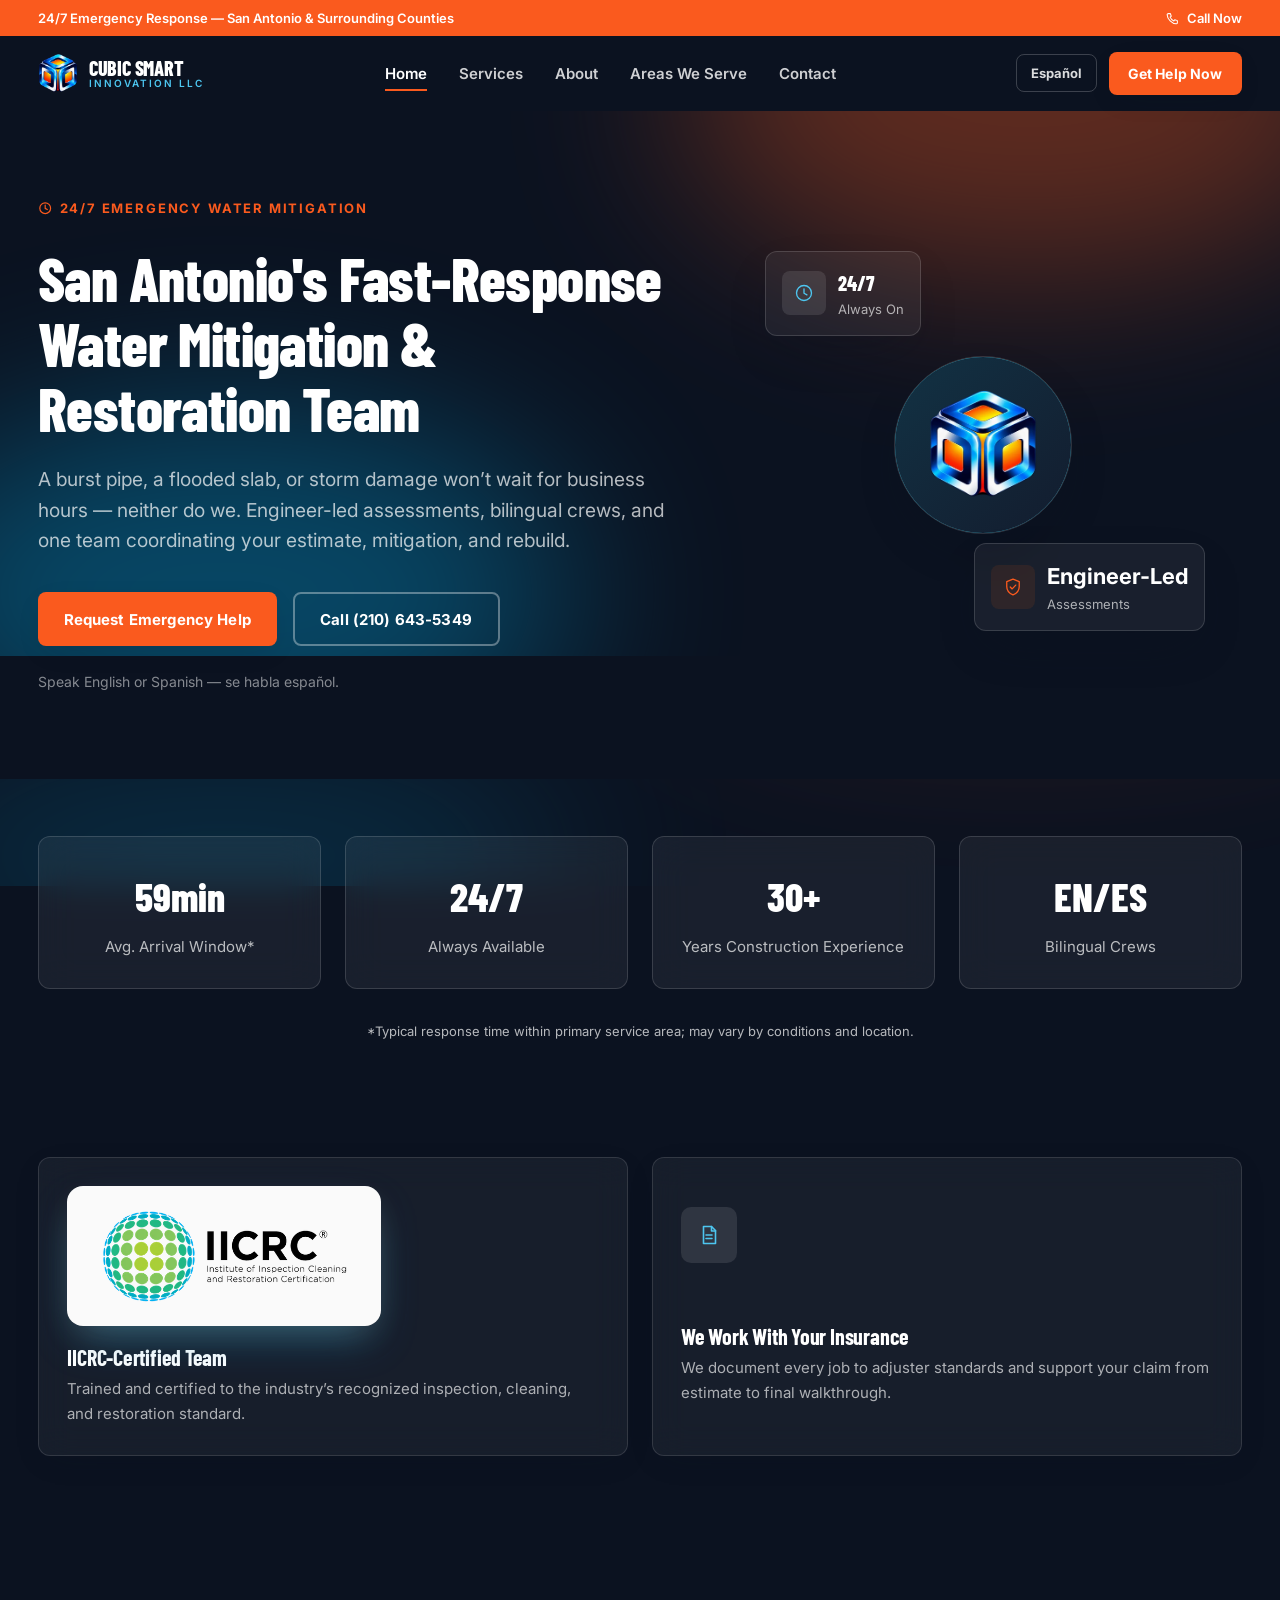
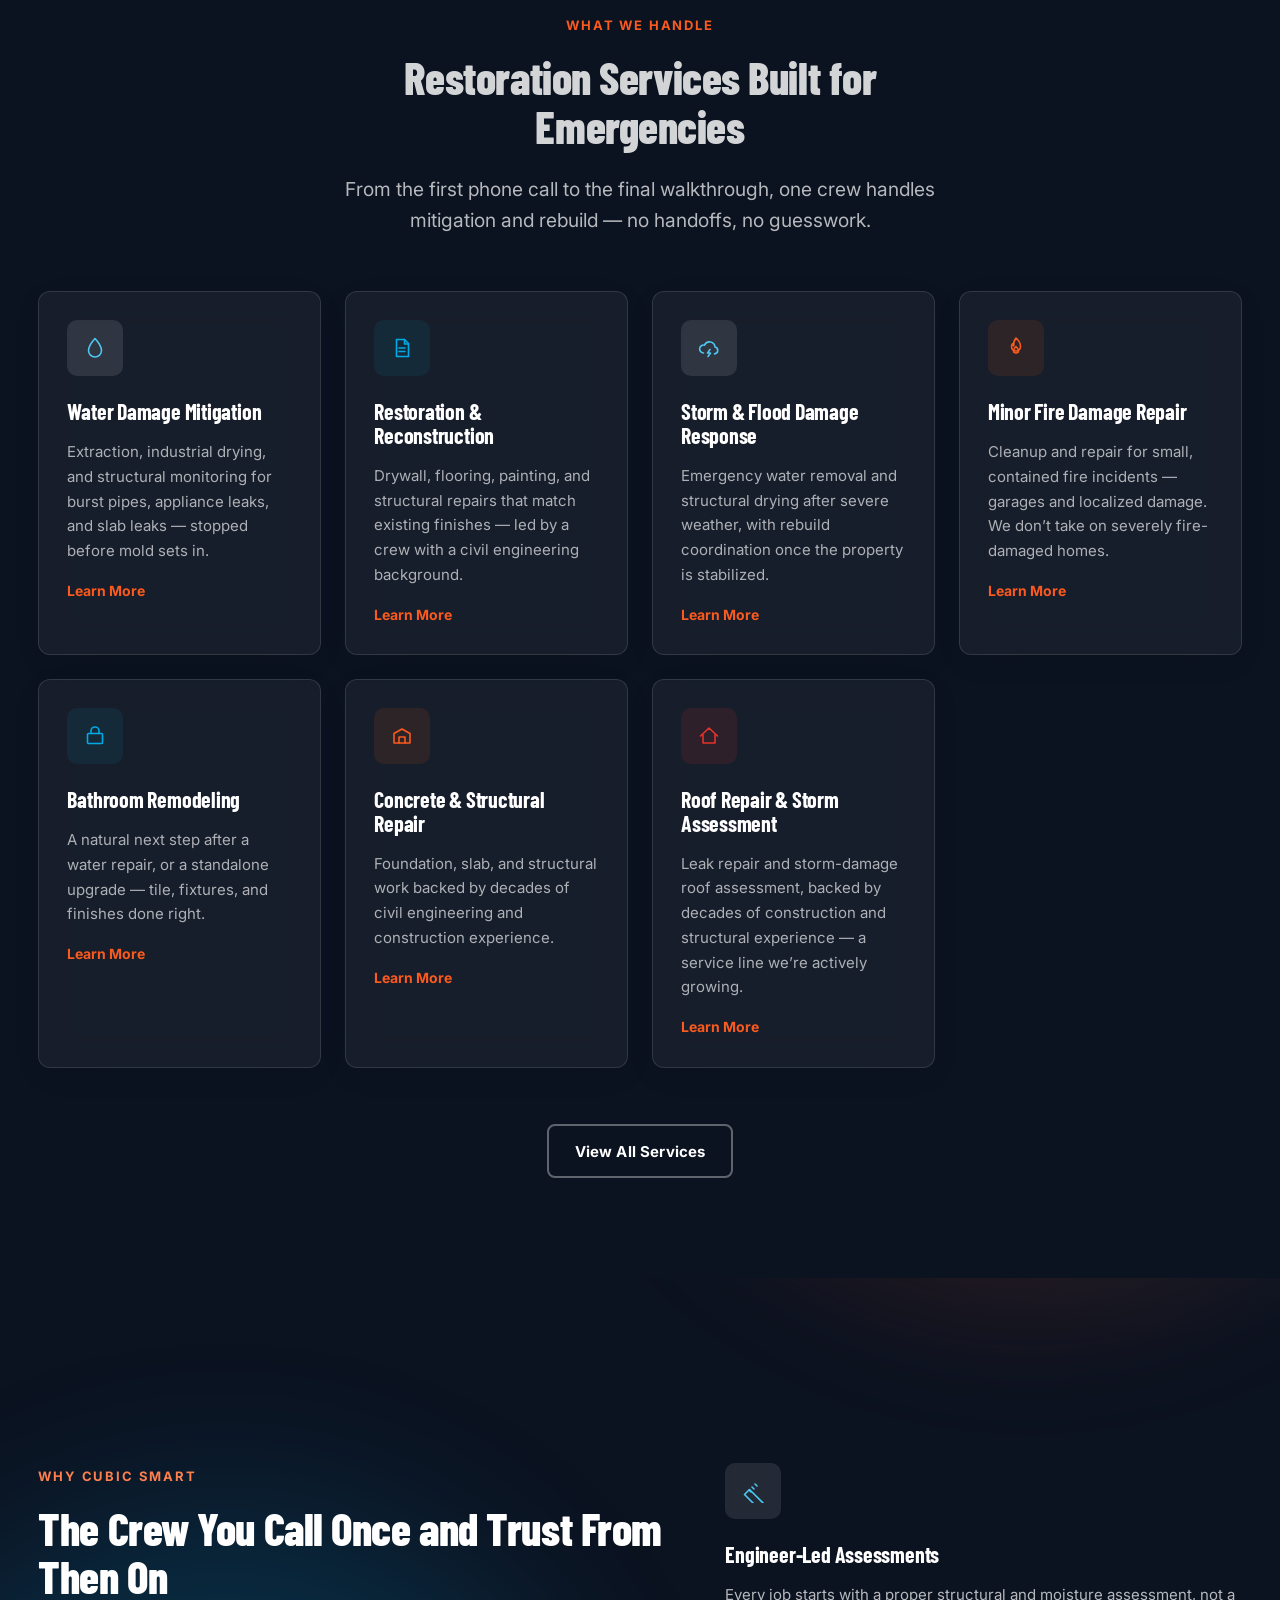
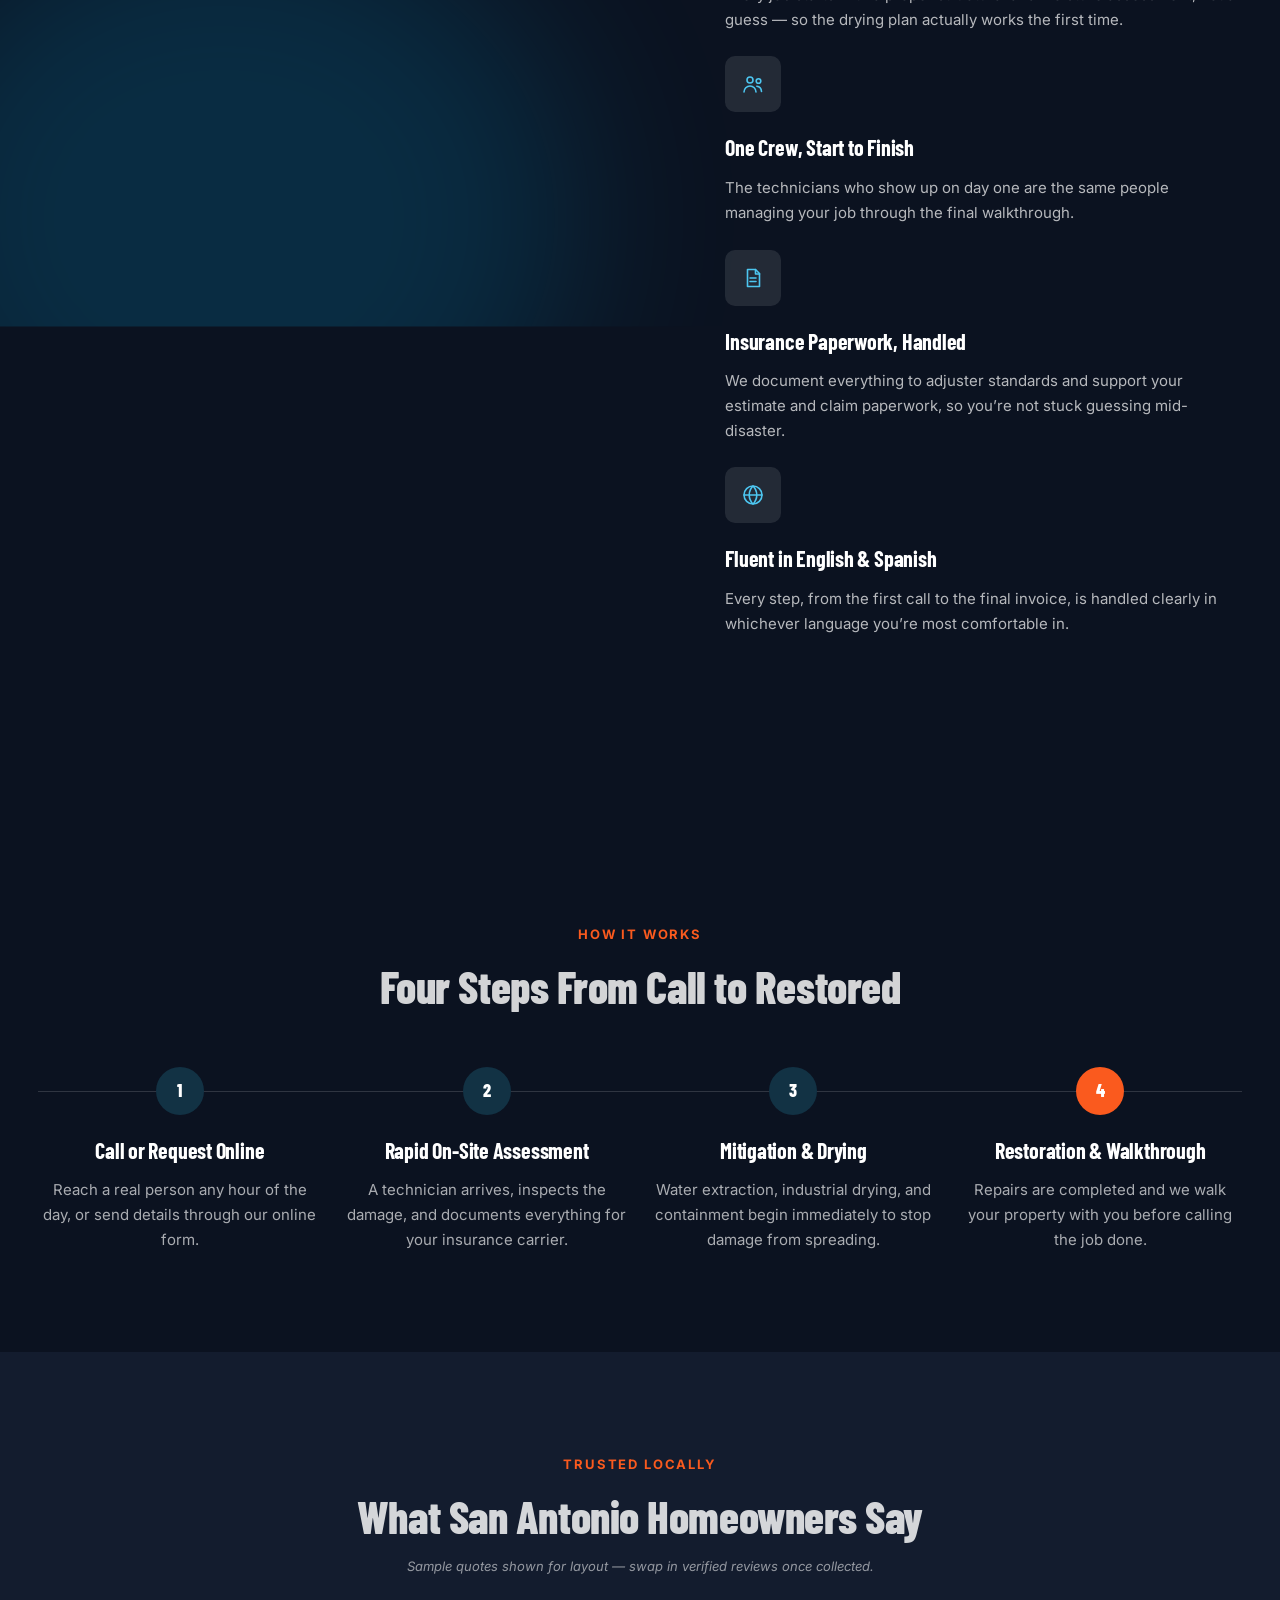
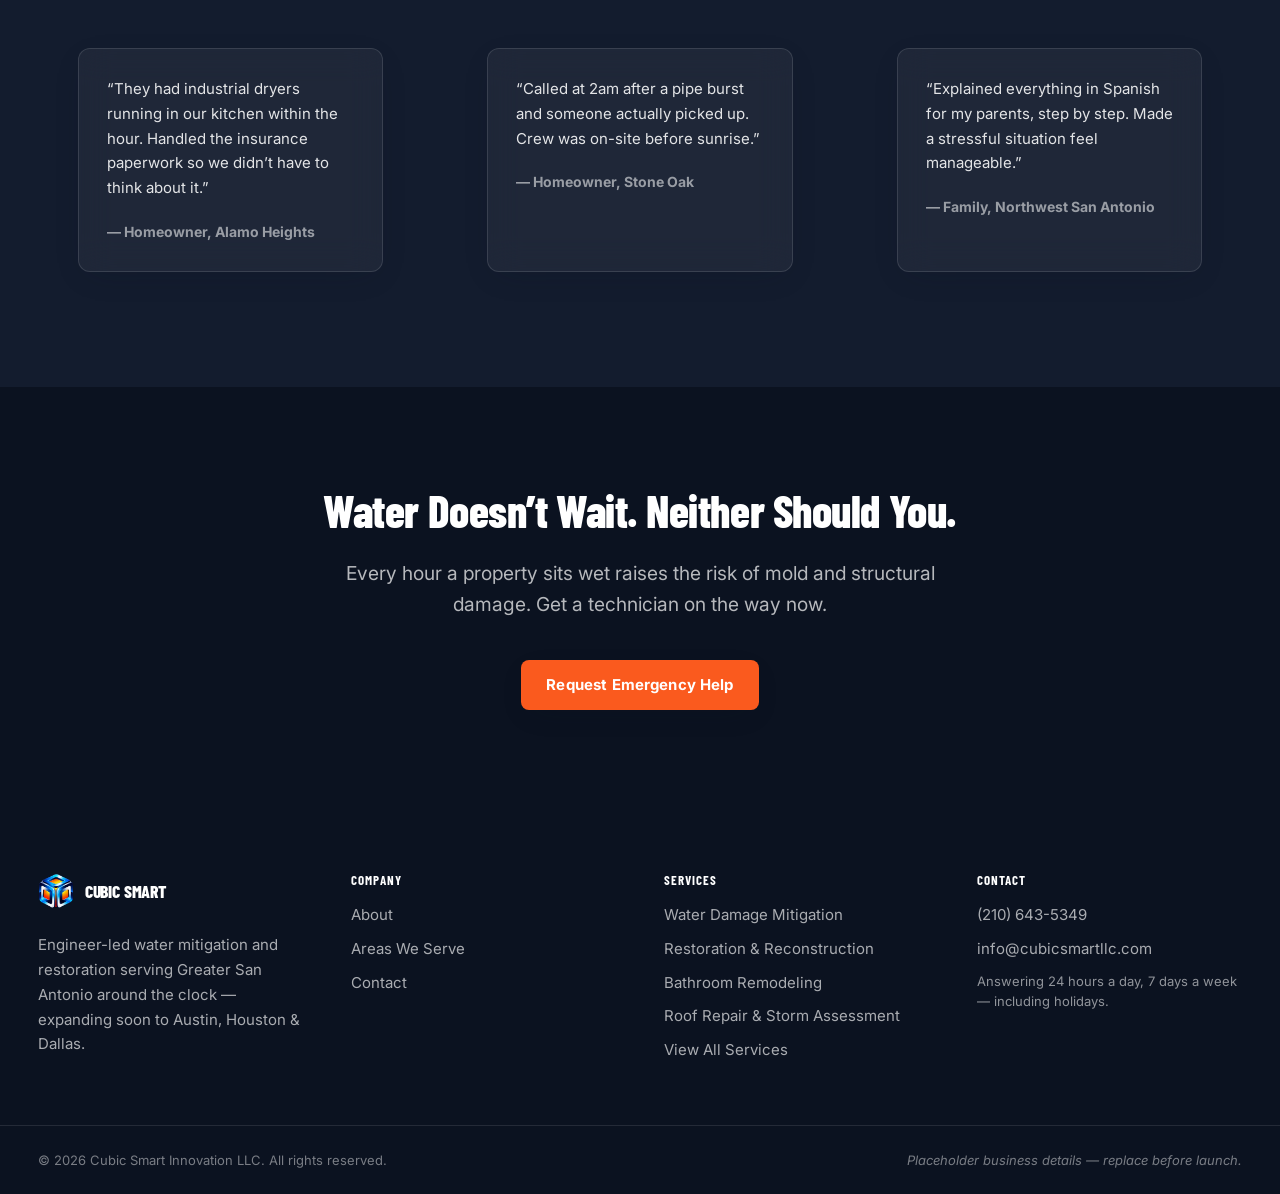
<file: index.html>
<!doctype html>
<html lang="en">
<head>
  <meta charset="UTF-8" />
  <meta name="viewport" content="width=device-width, initial-scale=1.0" />
  <title>Cubic Smart Innovation LLC | 24/7 Water Damage Response in San Antonio, TX</title>
  <meta name="description" content="Emergency water damage mitigation and restoration in San Antonio, TX, expanding soon to Austin, Houston &amp; Dallas. Engineer-led crews, bilingual, available 24/7." />
  <link rel="icon" href="data:image/svg+xml,%3Csvg xmlns='http://www.w3.org/2000/svg' viewBox='0 0 24 24'%3E%3Crect width='24' height='24' rx='5' fill='%230B1220'/%3E%3Cpath d='M12 3s6 6.7 6 11a6 6 0 1 1-12 0c0-4.3 6-11 6-11Z' fill='%2300AAE6'/%3E%3C/svg%3E" />
  <meta property="og:image" content="assets/brand/cubic-smart-lockup-main-web.webp" />
  <link rel="preconnect" href="https://fonts.googleapis.com" />
  <link rel="preconnect" href="https://fonts.gstatic.com" crossorigin />
  <link href="https://fonts.googleapis.com/css2?family=Barlow+Condensed:wght@500;600;700;800&family=Inter:wght@400;500;600;700;800&display=swap" rel="stylesheet" />
  <link rel="stylesheet" href="src/style.css?v=22" />
  <script type="module" src="src/js/main.js"></script>
</head>
<body>

  <a href="#main" class="skip-link">Skip to content</a>

  <!-- ============ HEADER ============ -->
  <header data-site-header class="site-header">
    <div class="top-bar hide-mobile">
      <div class="container top-bar-inner">
        <span data-i18n="bar.text">24/7 Emergency Response — San Antonio &amp; Surrounding Counties</span>
        <a href="tel:+12106435349">
          <svg viewBox="0 0 24 24" fill="none" stroke="currentColor" stroke-width="1.8" stroke-linecap="round" stroke-linejoin="round"><path d="M4 4.5h3.5L9 9l-2 1.5a12 12 0 0 0 6.5 6.5L15 15l4.5 1.5V20a2 2 0 0 1-2 2C10.5 22 2 13.5 2 6.5a2 2 0 0 1 2-2Z"/></svg>
          <span data-i18n="bar.cta">Call Now</span>
        </a>
      </div>
    </div>

    <div class="container nav-row">
      <a href="index.html" class="brand">
        <span class="brand-mark brand-mark--logo">
          <img src="assets/brand/cubic-smart-icon-web.webp" alt="Cubic Smart Innovation LLC" width="256" height="251" />
        </span>
        <span class="brand-name">
          <span class="brand-name-main">CUBIC SMART</span>
          <span class="brand-name-sub">Innovation LLC</span>
        </span>
      </a>

      <nav class="nav-links">
        <a href="index.html" aria-current="page" data-i18n="nav.home">Home</a>
        <a href="services.html" data-i18n="nav.services">Services</a>
        <a href="about.html" data-i18n="nav.about">About</a>
        <a href="areas.html" data-i18n="nav.areas">Areas We Serve</a>
        <a href="contact.html" data-i18n="nav.contact">Contact</a>
      </nav>

      <div class="nav-actions">
        <button type="button" data-lang-toggle class="lang-toggle hide-until-desktop">Español</button>
        <a href="contact.html" class="btn btn-primary btn-sm hide-until-desktop" data-i18n="nav.cta">Get Help Now</a>
        <button type="button" data-nav-toggle aria-expanded="false" aria-label="Menu" class="nav-toggle">
          <svg data-nav-icon-open viewBox="0 0 24 24" fill="none" stroke="currentColor" stroke-width="1.8" stroke-linecap="round" stroke-linejoin="round"><path d="M4 6.5h16M4 12h16M4 17.5h16"/></svg>
          <svg data-nav-icon-close class="hidden" viewBox="0 0 24 24" fill="none" stroke="currentColor" stroke-width="1.8" stroke-linecap="round" stroke-linejoin="round"><path d="m5 5 14 14M19 5 5 19"/></svg>
        </button>
      </div>
    </div>

    <div data-nav-menu class="container mobile-menu">
      <a href="index.html" aria-current="page" data-i18n="nav.home">Home</a>
      <a href="services.html" data-i18n="nav.services">Services</a>
      <a href="about.html" data-i18n="nav.about">About</a>
      <a href="areas.html" data-i18n="nav.areas">Areas We Serve</a>
      <a href="contact.html" data-i18n="nav.contact">Contact</a>
      <div class="mobile-menu-actions">
        <button type="button" data-lang-toggle class="btn btn-outline btn-sm">Español</button>
        <a href="contact.html" class="btn btn-primary btn-sm" data-i18n="nav.cta">Get Help Now</a>
      </div>
    </div>
  </header>

  <main id="main">
    <!-- ============ HERO ============ -->
    <section class="hero">
      <div class="glow-field"></div>
      <div class="container hero-grid">
        <div>
          <span class="eyebrow hero-anim hero-anim--1">
            <svg viewBox="0 0 24 24" fill="none" stroke="currentColor" stroke-width="2" stroke-linecap="round" stroke-linejoin="round"><circle cx="12" cy="12" r="9"/><path d="M12 7v5.3l3.5 2"/></svg>
            <span data-i18n="home.hero.eyebrow">24/7 Emergency Water Mitigation</span>
          </span>
          <h1 class="h1 text-white mt-3 hero-anim hero-anim--2" data-i18n="home.hero.title">
            San Antonio's Fast-Response Water Mitigation &amp; Restoration Team
          </h1>
          <p class="lead on-dark max-w-content mt-3 hero-anim hero-anim--3" data-i18n="home.hero.subtitle">
            A burst pipe, a flooded slab, or storm damage won't wait for business hours — neither do we. Engineer-led assessments, bilingual crews, and one team coordinating your estimate, mitigation, and rebuild.
          </p>
          <div class="hero-ctas hero-anim hero-anim--4">
            <a href="contact.html" class="btn btn-primary" data-i18n="home.hero.ctaPrimary">Request Emergency Help</a>
            <a href="tel:+12106435349" class="btn btn-outline" data-i18n="home.hero.ctaSecondary">Call (210) 643-5349</a>
          </div>
          <p class="hero-note hero-anim hero-anim--5" data-i18n="home.hero.note">Speak English or Spanish — se habla español.</p>
        </div>

        <div class="hero-visual hero-anim hero-anim--5">
          <div class="ripple-stage">
            <div class="ripple"></div>
            <div class="ripple"></div>
            <div class="ripple"></div>
            <div class="ripple-core">
              <img src="assets/brand/cubic-smart-icon-web.webp" alt="" width="256" height="251" />
            </div>
          </div>
          <div class="floating-badge floating-badge--top glass">
            <span class="service-icon service-icon-sm service-icon--on-dark">
              <svg viewBox="0 0 24 24" fill="none" stroke="currentColor" stroke-width="1.6" stroke-linecap="round" stroke-linejoin="round"><circle cx="12" cy="12" r="9"/><path d="M12 7v5.3l3.5 2"/></svg>
            </span>
            <div>
              <div class="stat-value">24/7</div>
              <div class="small-muted" data-i18n="home.hero.badge1.sub">Always On</div>
            </div>
          </div>
          <div class="floating-badge floating-badge--bottom glass">
            <span class="service-icon service-icon-sm service-icon--orange">
              <svg viewBox="0 0 24 24" fill="none" stroke="currentColor" stroke-width="1.6" stroke-linecap="round" stroke-linejoin="round"><path d="M12 2.5 19.5 5.5v6c0 5.2-3.4 8.4-7.5 10-4.1-1.6-7.5-4.8-7.5-10v-6L12 2.5Z"/><path d="m8.7 12 2.3 2.3 4.3-4.6"/></svg>
            </span>
            <div>
              <div class="h3 text-white" data-i18n="home.hero.badge.title">Engineer-Led</div>
              <div class="small-muted" data-i18n="home.hero.badge.sub">Assessments</div>
            </div>
          </div>
        </div>
      </div>
    </section>

    <!-- ============ TRUST BAR ============ -->
    <section class="section-dark section-tight" style="position:relative; overflow:hidden;">
      <div class="glow-field" style="opacity:0.6;"></div>
      <div class="container" style="position:relative;">
        <div class="grid grid-4" data-reveal-group>
          <div class="glass stat-card text-center">
            <div class="stat-value stat-value--on-dark"><span data-counter="60min">0min</span></div>
            <div class="body-muted on-dark mt-1" data-i18n="home.trust.response">Avg. Arrival Window*</div>
          </div>
          <div class="glass stat-card text-center">
            <div class="stat-value stat-value--on-dark">24/7</div>
            <div class="body-muted on-dark mt-1" data-i18n="home.trust.available">Always Available</div>
          </div>
          <div class="glass stat-card text-center">
            <div class="stat-value stat-value--on-dark"><span data-counter="30+">0</span></div>
            <div class="body-muted on-dark mt-1" data-i18n="home.trust.experience">Years Construction Experience</div>
          </div>
          <div class="glass stat-card text-center">
            <div class="stat-value stat-value--on-dark">EN/ES</div>
            <div class="body-muted on-dark mt-1" data-i18n="home.trust.bilingual">Bilingual Crews</div>
          </div>
        </div>
        <p class="small-muted on-dark text-center mt-4" data-i18n="home.trust.footnote">*Typical response time within primary service area; may vary by conditions and location.</p>
      </div>
    </section>

    <!-- ============ CERTIFIED & INSURED ============ -->
    <section class="section-tight">
      <div class="container">
        <div class="grid grid-2" data-reveal-group>
          <div class="card cluster gap-md" style="align-items:center;">
            <span class="cert-badge">
              <img src="assets/brand/iicrc-logo-web.webp" alt="IICRC Certified — Institute of Inspection, Cleaning and Restoration Certification" width="480" height="179" loading="lazy" />
            </span>
            <div>
              <h3 class="h3 text-ink" data-i18n="home.certs.iicrc.title">IICRC-Certified Team</h3>
              <p class="body-muted mt-1" data-i18n="home.certs.iicrc.body">Trained and certified to the industry's recognized inspection, cleaning, and restoration standard.</p>
            </div>
          </div>
          <div class="card cluster gap-md" style="align-items:center;">
            <span class="service-icon"><svg viewBox="0 0 24 24" fill="none" stroke="currentColor" stroke-width="1.6" stroke-linecap="round" stroke-linejoin="round"><path d="M6.5 3.5h8l4 4v13h-12v-17Z"/><path d="M14.5 3.5V8h4M9 12h6M9 15.5h6"/></svg></span>
            <div>
              <h3 class="h3 text-ink" data-i18n="home.certs.insurance.title">We Work With Your Insurance</h3>
              <p class="body-muted mt-1" data-i18n="home.certs.insurance.body">We document every job to adjuster standards and support your claim from estimate to final walkthrough.</p>
            </div>
          </div>
        </div>
      </div>
    </section>

    <!-- ============ SERVICES PREVIEW ============ -->
    <section class="section">
      <div class="container">
        <div class="reveal text-center mx-auto max-w-content">
          <span class="eyebrow" data-i18n="home.services.eyebrow">What We Handle</span>
          <h2 class="h2 mt-2" data-i18n="home.services.title">Restoration Services Built for Emergencies</h2>
          <p class="lead mt-3" data-i18n="home.services.subtitle">From the first phone call to the final walkthrough, one crew handles mitigation and rebuild — no handoffs, no guesswork.</p>
        </div>

        <div class="grid grid-3 mt-6" data-reveal-group>
          <div class="card">
            <span class="service-icon"><svg viewBox="0 0 24 24" fill="none" stroke="currentColor" stroke-width="1.6" stroke-linecap="round" stroke-linejoin="round"><path d="M12 2.5s6.5 7.2 6.5 12a6.5 6.5 0 1 1-13 0c0-4.8 6.5-12 6.5-12Z"/></svg></span>
            <h3 class="h3 text-ink mt-3" data-i18n="services.water.title">Water Damage Mitigation</h3>
            <p class="body-muted mt-2" data-i18n="services.water.body">Extraction, industrial drying, and structural monitoring for burst pipes, appliance leaks, and slab leaks — stopped before mold sets in.</p>
            <a href="services.html#water" class="card-link" data-i18n="services.learnMoreShort">Learn More <svg viewBox="0 0 24 24" fill="none" stroke="currentColor" stroke-width="2" stroke-linecap="round" stroke-linejoin="round"><path d="M5 12h14M13 6l6 6-6 6"/></svg></a>
          </div>
          <div class="card">
            <span class="service-icon service-icon--cyan"><svg viewBox="0 0 24 24" fill="none" stroke="currentColor" stroke-width="1.6" stroke-linecap="round" stroke-linejoin="round"><path d="M6.5 3.5h8l4 4v13h-12v-17Z"/><path d="M14.5 3.5V8h4M9 12h6M9 15.5h6"/></svg></span>
            <h3 class="h3 text-ink mt-3" data-i18n="services.restoration.title">Restoration &amp; Reconstruction</h3>
            <p class="body-muted mt-2" data-i18n="services.restoration.body">Drywall, flooring, painting, and structural repairs that match existing finishes — led by a crew with a civil engineering background.</p>
            <a href="services.html#restoration" class="card-link" data-i18n="services.learnMoreShort">Learn More <svg viewBox="0 0 24 24" fill="none" stroke="currentColor" stroke-width="2" stroke-linecap="round" stroke-linejoin="round"><path d="M5 12h14M13 6l6 6-6 6"/></svg></a>
          </div>
          <div class="card">
            <span class="service-icon"><svg viewBox="0 0 24 24" fill="none" stroke="currentColor" stroke-width="1.6" stroke-linecap="round" stroke-linejoin="round"><path d="M6.5 17a4 4 0 1 1 1-7.9A5.5 5.5 0 0 1 18 11a3.5 3.5 0 0 1-.5 6.9"/><path d="M13 13.5 10.5 17h3L11 20.5"/></svg></span>
            <h3 class="h3 text-ink mt-3" data-i18n="services.storm.title">Storm &amp; Flood Damage Response</h3>
            <p class="body-muted mt-2" data-i18n="services.storm.body">Emergency water removal and structural drying after severe weather, with rebuild coordination once the property is stabilized.</p>
            <a href="services.html#storm" class="card-link" data-i18n="services.learnMoreShort">Learn More <svg viewBox="0 0 24 24" fill="none" stroke="currentColor" stroke-width="2" stroke-linecap="round" stroke-linejoin="round"><path d="M5 12h14M13 6l6 6-6 6"/></svg></a>
          </div>
          <div class="card">
            <span class="service-icon service-icon--orange"><svg viewBox="0 0 24 24" fill="none" stroke="currentColor" stroke-width="1.6" stroke-linecap="round" stroke-linejoin="round"><path d="M12 2s4.5 4 4.5 8.5a4.5 4.5 0 0 1-9 0c0-1 .3-1.9.8-2.7C9 9 9.7 10 9.7 10S9 6 12 2Z"/><path d="M9.5 14.5a2.5 2.5 0 0 0 5 0c0-1.4-1.2-2.6-2.5-4-1.3 1.4-2.5 2.6-2.5 4Z"/></svg></span>
            <h3 class="h3 text-ink mt-3" data-i18n="services.fire.title">Minor Fire Damage Repair</h3>
            <p class="body-muted mt-2" data-i18n="services.fire.body">Cleanup and repair for small, contained fire incidents — garages and localized damage. We don't take on severely fire-damaged homes.</p>
            <a href="services.html#fire" class="card-link" data-i18n="services.learnMoreShort">Learn More <svg viewBox="0 0 24 24" fill="none" stroke="currentColor" stroke-width="2" stroke-linecap="round" stroke-linejoin="round"><path d="M5 12h14M13 6l6 6-6 6"/></svg></a>
          </div>
          <div class="card">
            <span class="service-icon service-icon--cyan"><svg viewBox="0 0 24 24" fill="none" stroke="currentColor" stroke-width="1.6" stroke-linecap="round" stroke-linejoin="round"><rect x="4.5" y="9.5" width="15" height="10" rx="1"/><path d="M8 9.5V7a4 4 0 0 1 8 0v2.5"/></svg></span>
            <h3 class="h3 text-ink mt-3" data-i18n="services.remodel.title">Bathroom Remodeling</h3>
            <p class="body-muted mt-2" data-i18n="services.remodel.body">A natural next step after a water repair, or a standalone upgrade — tile, fixtures, and finishes done right.</p>
            <a href="services.html#remodel" class="card-link" data-i18n="services.learnMoreShort">Learn More <svg viewBox="0 0 24 24" fill="none" stroke="currentColor" stroke-width="2" stroke-linecap="round" stroke-linejoin="round"><path d="M5 12h14M13 6l6 6-6 6"/></svg></a>
          </div>
          <div class="card">
            <span class="service-icon service-icon--orange"><svg viewBox="0 0 24 24" fill="none" stroke="currentColor" stroke-width="1.6" stroke-linecap="round" stroke-linejoin="round"><path d="M4 19V9.5L12 5l8 4.5V19H4Z"/><path d="M9 19v-6h6v6"/></svg></span>
            <h3 class="h3 text-ink mt-3" data-i18n="services.concrete.title">Concrete &amp; Structural Repair</h3>
            <p class="body-muted mt-2" data-i18n="services.concrete.body">Foundation, slab, and structural work backed by decades of civil engineering and construction experience.</p>
            <a href="services.html#concrete" class="card-link" data-i18n="services.learnMoreShort">Learn More <svg viewBox="0 0 24 24" fill="none" stroke="currentColor" stroke-width="2" stroke-linecap="round" stroke-linejoin="round"><path d="M5 12h14M13 6l6 6-6 6"/></svg></a>
          </div>
          <div class="card">
            <span class="service-icon service-icon--red"><svg viewBox="0 0 24 24" fill="none" stroke="currentColor" stroke-width="1.6" stroke-linecap="round" stroke-linejoin="round"><path d="M3.5 12 12 4l8.5 8M6 10.5V19h12v-8.5" /></svg></span>
            <h3 class="h3 text-ink mt-3" data-i18n="services.roofing.title">Roof Repair &amp; Storm Assessment</h3>
            <p class="body-muted mt-2" data-i18n="services.roofing.body">Leak repair and storm-damage roof assessment, backed by decades of construction and structural experience — a service line we're actively growing.</p>
            <a href="services.html#roofing" class="card-link" data-i18n="services.learnMoreShort">Learn More <svg viewBox="0 0 24 24" fill="none" stroke="currentColor" stroke-width="2" stroke-linecap="round" stroke-linejoin="round"><path d="M5 12h14M13 6l6 6-6 6"/></svg></a>
          </div>
        </div>

        <div class="reveal text-center mt-6">
          <a href="services.html" class="btn btn-outline-dark" data-i18n="home.services.linkAll">View All Services</a>
        </div>
      </div>
    </section>

    <!-- ============ WHY CHOOSE US ============ -->
    <section class="section section-dark" style="position:relative; overflow:hidden;">
      <div class="glow-field" style="background: radial-gradient(55% 55% at 90% 10%, var(--color-navy) 0%, transparent 70%); opacity:0.5;"></div>
      <div class="container hero-grid" style="align-items:start; position:relative;">
        <div class="reveal">
          <span class="eyebrow" data-i18n="home.why.eyebrow">Why Cubic Smart</span>
          <h2 class="h2 mt-2 text-white" data-i18n="home.why.title">The Crew You Call Once and Trust From Then On</h2>
        </div>
        <div class="grid grid-2" data-reveal-group>
          <div>
            <span class="service-icon service-icon--on-dark"><svg viewBox="0 0 24 24" fill="none" stroke="currentColor" stroke-width="1.6" stroke-linecap="round" stroke-linejoin="round"><path d="m3.5 15.5 5-5 15 15-5 5-15-15Z"/><path d="m8 11 2 2M11 8l2 2M14 5l2 2"/></svg></span>
            <h3 class="h3 text-white mt-3" data-i18n="home.why.p1.title">Engineer-Led Assessments</h3>
            <p class="body-muted on-dark mt-2" data-i18n="home.why.p1.body">Every job starts with a proper structural and moisture assessment, not a guess — so the drying plan actually works the first time.</p>
          </div>
          <div>
            <span class="service-icon service-icon--on-dark"><svg viewBox="0 0 24 24" fill="none" stroke="currentColor" stroke-width="1.6" stroke-linecap="round" stroke-linejoin="round"><circle cx="9" cy="8" r="3"/><path d="M3 20c0-3.3 2.7-6 6-6s6 2.7 6 6"/><circle cx="17.5" cy="9" r="2.3"/><path d="M15.8 14.2c2.5.3 4.5 2.4 4.7 5.3"/></svg></span>
            <h3 class="h3 text-white mt-3" data-i18n="home.why.p2.title">One Crew, Start to Finish</h3>
            <p class="body-muted on-dark mt-2" data-i18n="home.why.p2.body">The technicians who show up on day one are the same people managing your job through the final walkthrough.</p>
          </div>
          <div>
            <span class="service-icon service-icon--on-dark"><svg viewBox="0 0 24 24" fill="none" stroke="currentColor" stroke-width="1.6" stroke-linecap="round" stroke-linejoin="round"><path d="M6.5 3.5h8l4 4v13h-12v-17Z"/><path d="M14.5 3.5V8h4M9 12h6M9 15.5h6"/></svg></span>
            <h3 class="h3 text-white mt-3" data-i18n="home.why.p3.title">Insurance Paperwork, Handled</h3>
            <p class="body-muted on-dark mt-2" data-i18n="home.why.p3.body">We document everything to adjuster standards and support your estimate and claim paperwork, so you're not stuck guessing mid-disaster.</p>
          </div>
          <div>
            <span class="service-icon service-icon--on-dark"><svg viewBox="0 0 24 24" fill="none" stroke="currentColor" stroke-width="1.6" stroke-linecap="round" stroke-linejoin="round"><circle cx="12" cy="12" r="9"/><path d="M3 12h18M12 3c2.5 2.6 3.8 5.8 3.8 9s-1.3 6.4-3.8 9c-2.5-2.6-3.8-5.8-3.8-9S9.5 5.6 12 3Z"/></svg></span>
            <h3 class="h3 text-white mt-3" data-i18n="home.why.p4.title">Fluent in English &amp; Spanish</h3>
            <p class="body-muted on-dark mt-2" data-i18n="home.why.p4.body">Every step, from the first call to the final invoice, is handled clearly in whichever language you're most comfortable in.</p>
          </div>
        </div>
      </div>
    </section>

    <!-- ============ PROCESS ============ -->
    <section class="section">
      <div class="container">
        <div class="reveal text-center mx-auto max-w-content">
          <span class="eyebrow" data-i18n="home.process.eyebrow">How It Works</span>
          <h2 class="h2 mt-2" data-i18n="home.process.title">Four Steps From Call to Restored</h2>
        </div>
        <div class="grid grid-4 process-grid mt-6" data-reveal-group>
          <div class="process-line"></div>
          <div class="process-step">
            <div class="process-num">1</div>
            <h3 class="h3 text-ink mt-3" data-i18n="home.process.s1.title">Call or Request Online</h3>
            <p class="body-muted mt-2" data-i18n="home.process.s1.body">Reach a real person any hour of the day, or send details through our online form.</p>
          </div>
          <div class="process-step">
            <div class="process-num">2</div>
            <h3 class="h3 text-ink mt-3" data-i18n="home.process.s2.title">Rapid On-Site Assessment</h3>
            <p class="body-muted mt-2" data-i18n="home.process.s2.body">A technician arrives, inspects the damage, and documents everything for your insurance carrier.</p>
          </div>
          <div class="process-step">
            <div class="process-num">3</div>
            <h3 class="h3 text-ink mt-3" data-i18n="home.process.s3.title">Mitigation &amp; Drying</h3>
            <p class="body-muted mt-2" data-i18n="home.process.s3.body">Water extraction, industrial drying, and containment begin immediately to stop damage from spreading.</p>
          </div>
          <div class="process-step">
            <div class="process-num process-num--accent">4</div>
            <h3 class="h3 text-ink mt-3" data-i18n="home.process.s4.title">Restoration &amp; Walkthrough</h3>
            <p class="body-muted mt-2" data-i18n="home.process.s4.body">Repairs are completed and we walk your property with you before calling the job done.</p>
          </div>
        </div>
      </div>
    </section>

    <!-- ============ TESTIMONIALS ============ -->
    <section class="section section-dim">
      <div class="container">
        <div class="reveal text-center mx-auto max-w-content">
          <span class="eyebrow" data-i18n="home.testimonials.eyebrow">Trusted Locally</span>
          <h2 class="h2 mt-2" data-i18n="home.testimonials.title">What San Antonio Homeowners Say</h2>
          <p class="small-muted italic mt-2" data-i18n="home.testimonials.note">Sample quotes shown for layout — swap in verified reviews once collected.</p>
        </div>
        <div class="grid grid-3 mt-6" data-reveal-group>
          <blockquote class="card testimonial">
            <p data-i18n="home.testimonials.q1">"They had industrial dryers running in our kitchen within the hour. Handled the insurance paperwork so we didn't have to think about it."</p>
            <footer data-i18n="home.testimonials.a1">— Homeowner, Alamo Heights</footer>
          </blockquote>
          <blockquote class="card testimonial">
            <p data-i18n="home.testimonials.q2">"Called at 2am after a pipe burst and someone actually picked up. Crew was on-site before sunrise."</p>
            <footer data-i18n="home.testimonials.a2">— Homeowner, Stone Oak</footer>
          </blockquote>
          <blockquote class="card testimonial">
            <p data-i18n="home.testimonials.q3">"Explained everything in Spanish for my parents, step by step. Made a stressful situation feel manageable."</p>
            <footer data-i18n="home.testimonials.a3">— Family, Northwest San Antonio</footer>
          </blockquote>
        </div>
      </div>
    </section>

    <!-- ============ FINAL CTA ============ -->
    <section class="section section-dark" style="position:relative; overflow:hidden;">
      <div class="glow-field" style="background: radial-gradient(50% 60% at 15% 30%, var(--color-cyan) 0%, transparent 70%); opacity:0.3;"></div>
      <div class="container reveal text-center" style="position:relative;">
        <h2 class="h2 text-white" data-i18n="home.cta.title">Water Doesn't Wait. Neither Should You.</h2>
        <p class="lead on-dark mx-auto max-w-content mt-3" data-i18n="home.cta.body">Every hour a property sits wet raises the risk of mold and structural damage. Get a technician on the way now.</p>
        <div class="mt-5">
          <a href="contact.html" class="btn btn-primary" data-i18n="home.cta.button">Request Emergency Help</a>
        </div>
      </div>
    </section>
  </main>

  <!-- ============ FOOTER ============ -->
  <footer class="site-footer">
    <div class="container footer-grid">
      <div>
        <a href="index.html" class="brand">
          <span class="brand-mark brand-mark--logo" style="width:36px;height:36px;">
            <img src="assets/brand/cubic-smart-icon-web.webp" alt="Cubic Smart Innovation LLC" width="256" height="251" />
          </span>
          <span class="brand-name-main" style="font-size:1.1rem;">CUBIC SMART</span>
        </a>
        <p class="body-muted mt-3" style="max-width:22rem;" data-i18n="footer.tagline">Engineer-led water mitigation and restoration serving Greater San Antonio around the clock — expanding soon to Austin, Houston &amp; Dallas.</p>
      </div>
      <div>
        <h4 class="footer-heading" data-i18n="footer.company">Company</h4>
        <ul class="footer-links">
          <li><a href="about.html" data-i18n="nav.about">About</a></li>
          <li><a href="areas.html" data-i18n="nav.areas">Areas We Serve</a></li>
          <li><a href="contact.html" data-i18n="nav.contact">Contact</a></li>
        </ul>
      </div>
      <div>
        <h4 class="footer-heading" data-i18n="footer.services">Services</h4>
        <ul class="footer-links">
          <li><a href="services.html#water" data-i18n="services.water.title">Water Damage Mitigation</a></li>
          <li><a href="services.html#restoration" data-i18n="services.restoration.title">Restoration &amp; Reconstruction</a></li>
          <li><a href="services.html#remodel" data-i18n="services.remodel.title">Bathroom Remodeling</a></li>
          <li><a href="services.html#roofing" data-i18n="services.roofing.title">Roof Repair &amp; Storm Assessment</a></li>
          <li><a href="services.html" data-i18n="home.services.linkAll">View All Services</a></li>
        </ul>
      </div>
      <div>
        <h4 class="footer-heading" data-i18n="footer.contact">Contact</h4>
        <ul class="footer-links">
          <li><a href="tel:+12106435349">(210) 643-5349</a></li>
          <li><a href="mailto:info@cubicsmartllc.com">info@cubicsmartllc.com</a></li>
          <li class="small-muted" data-i18n="footer.hours">Answering 24 hours a day, 7 days a week — including holidays.</li>
        </ul>
      </div>
    </div>
    <div class="footer-bottom">
      <div class="container footer-bottom-inner">
        <span>&copy; <span data-current-year>2026</span> Cubic Smart Innovation LLC. <span data-i18n="footer.rights">All rights reserved.</span></span>
        <span class="italic" data-i18n="footer.placeholder">Placeholder business details — replace before launch.</span>
      </div>
    </div>
  </footer>

</body>
</html>
</file>
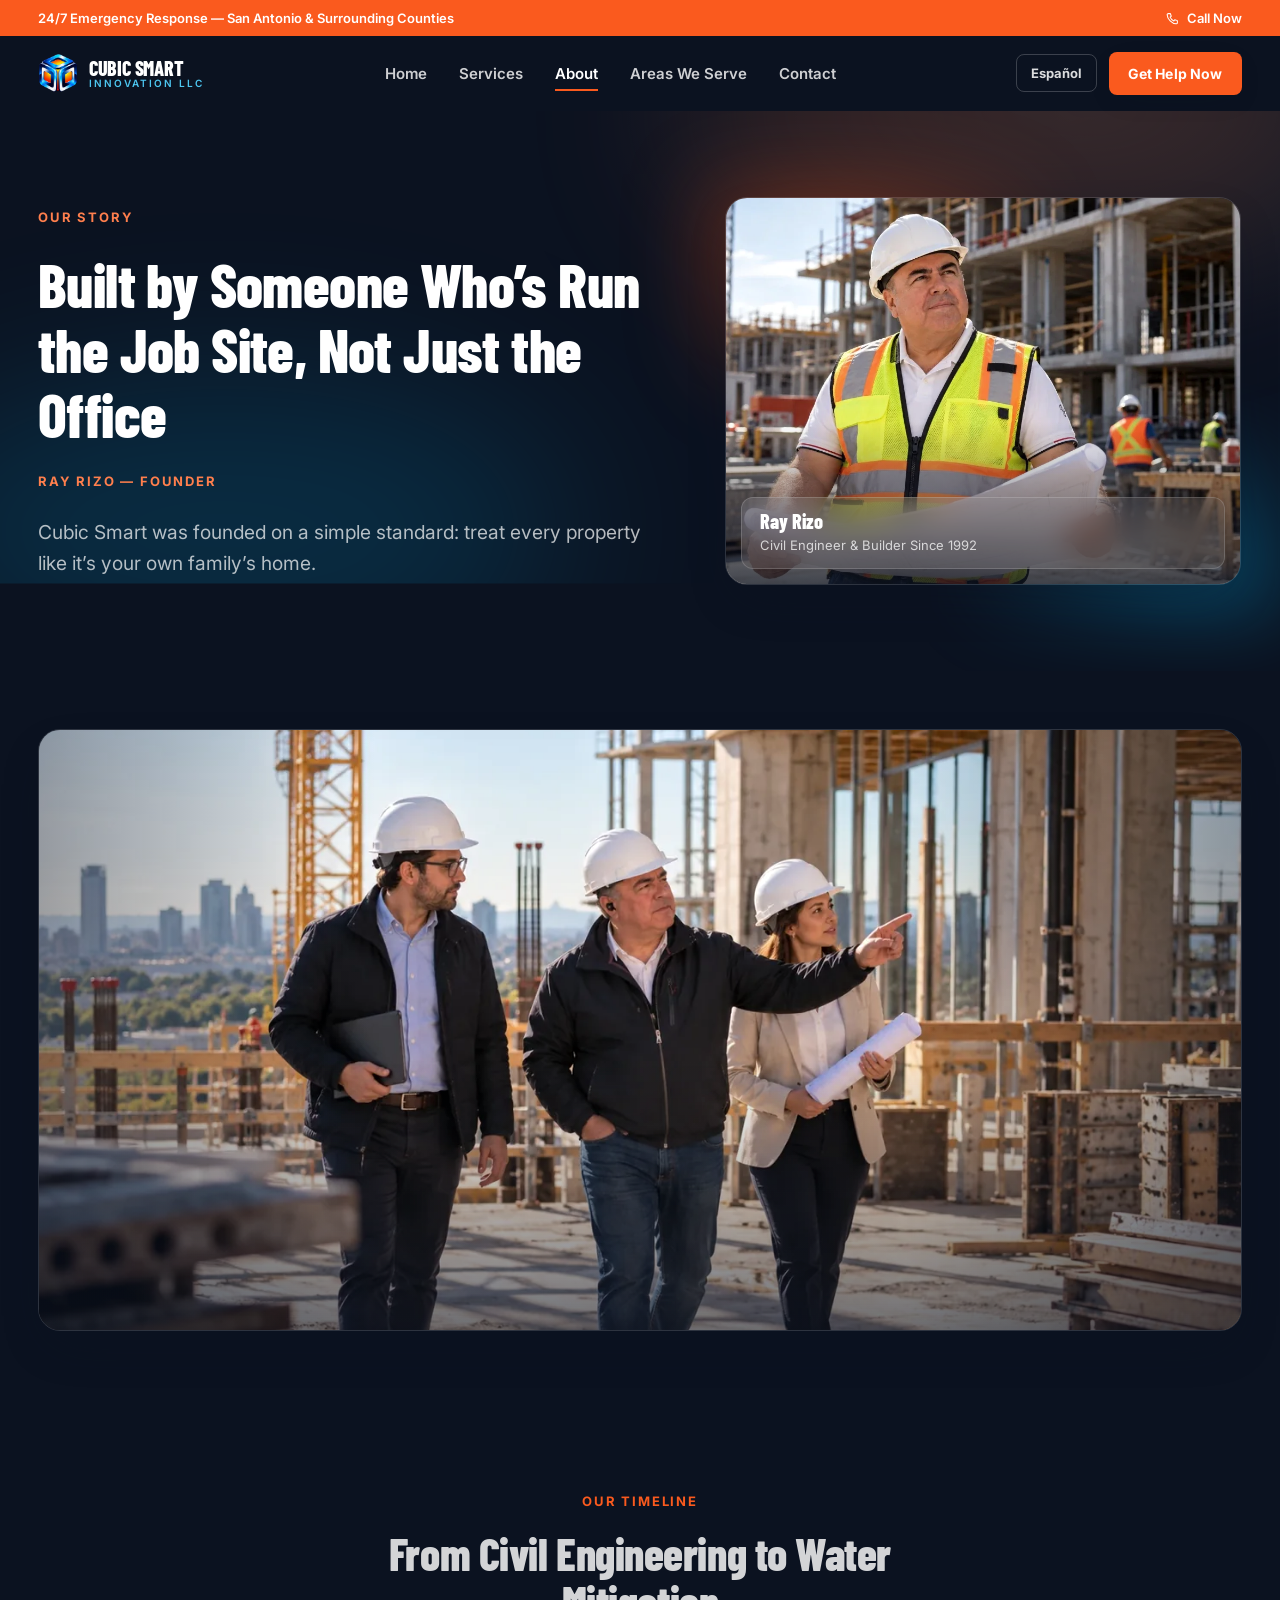
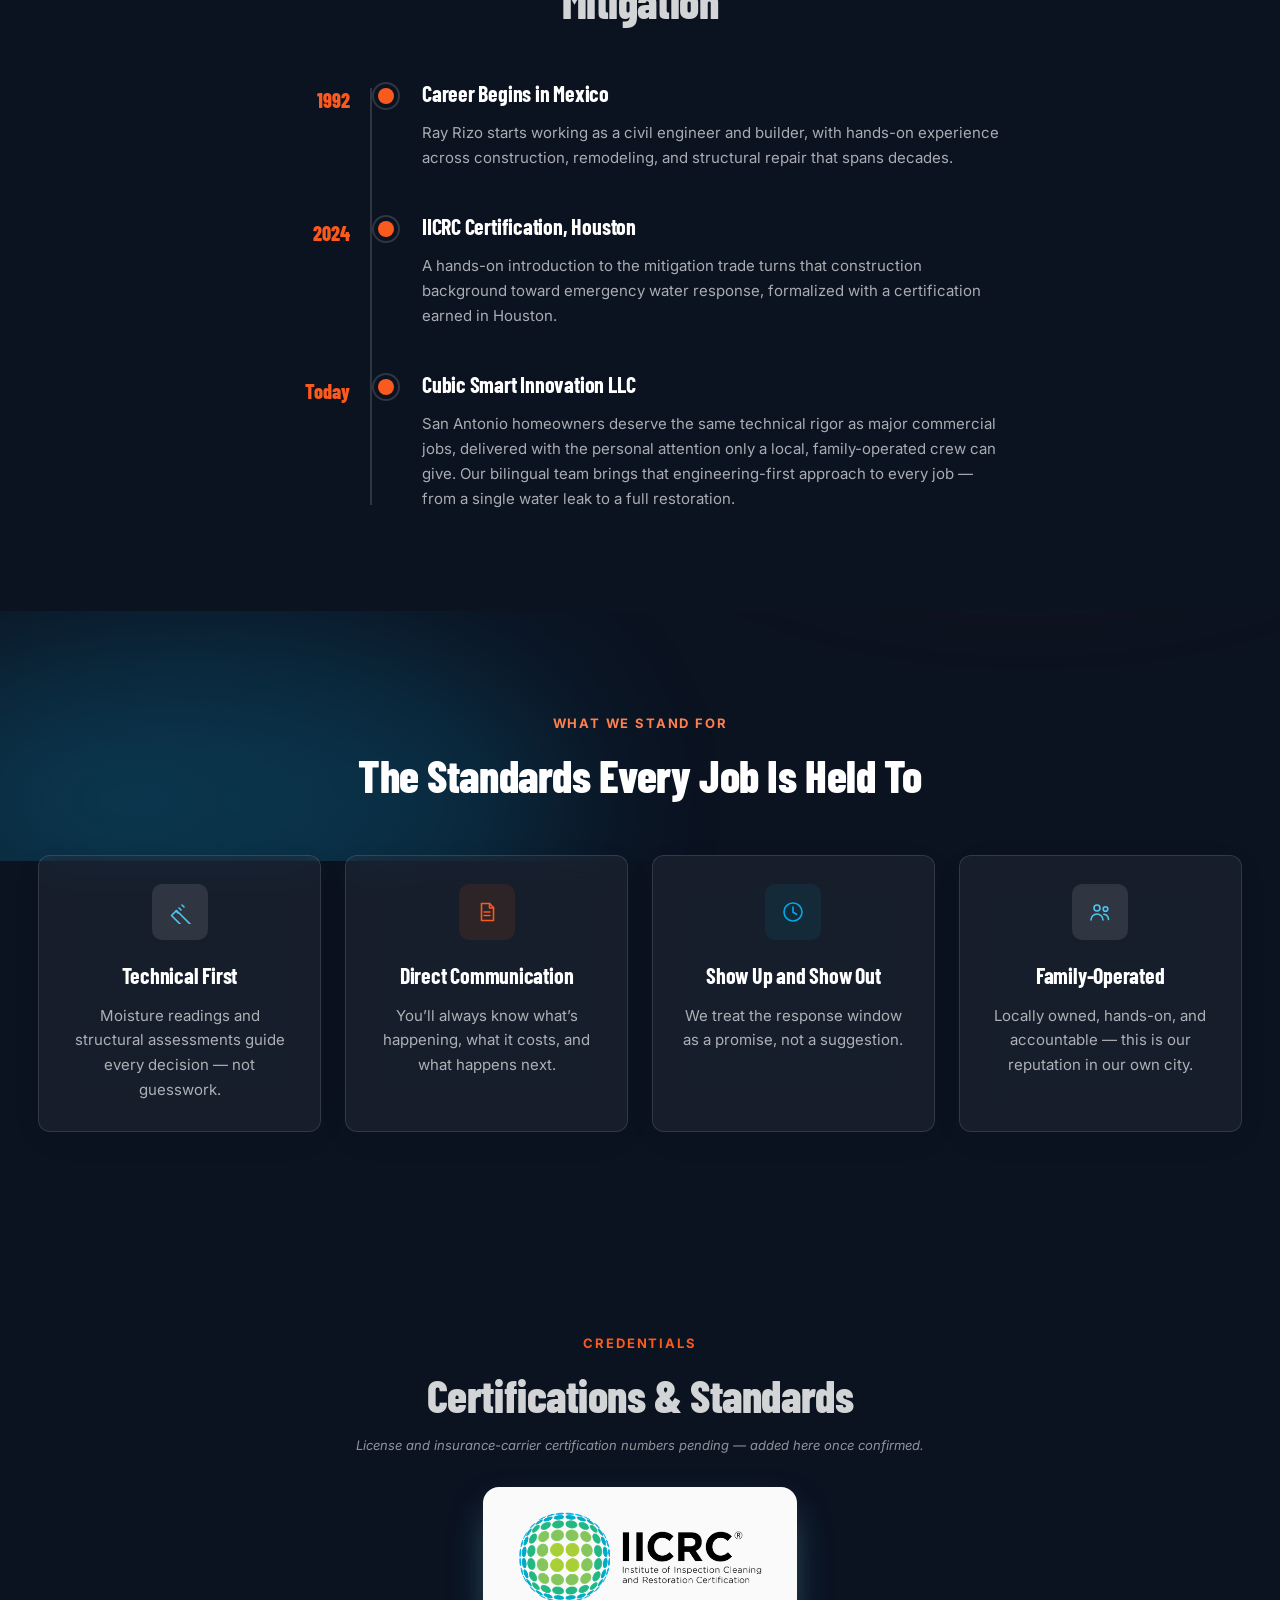
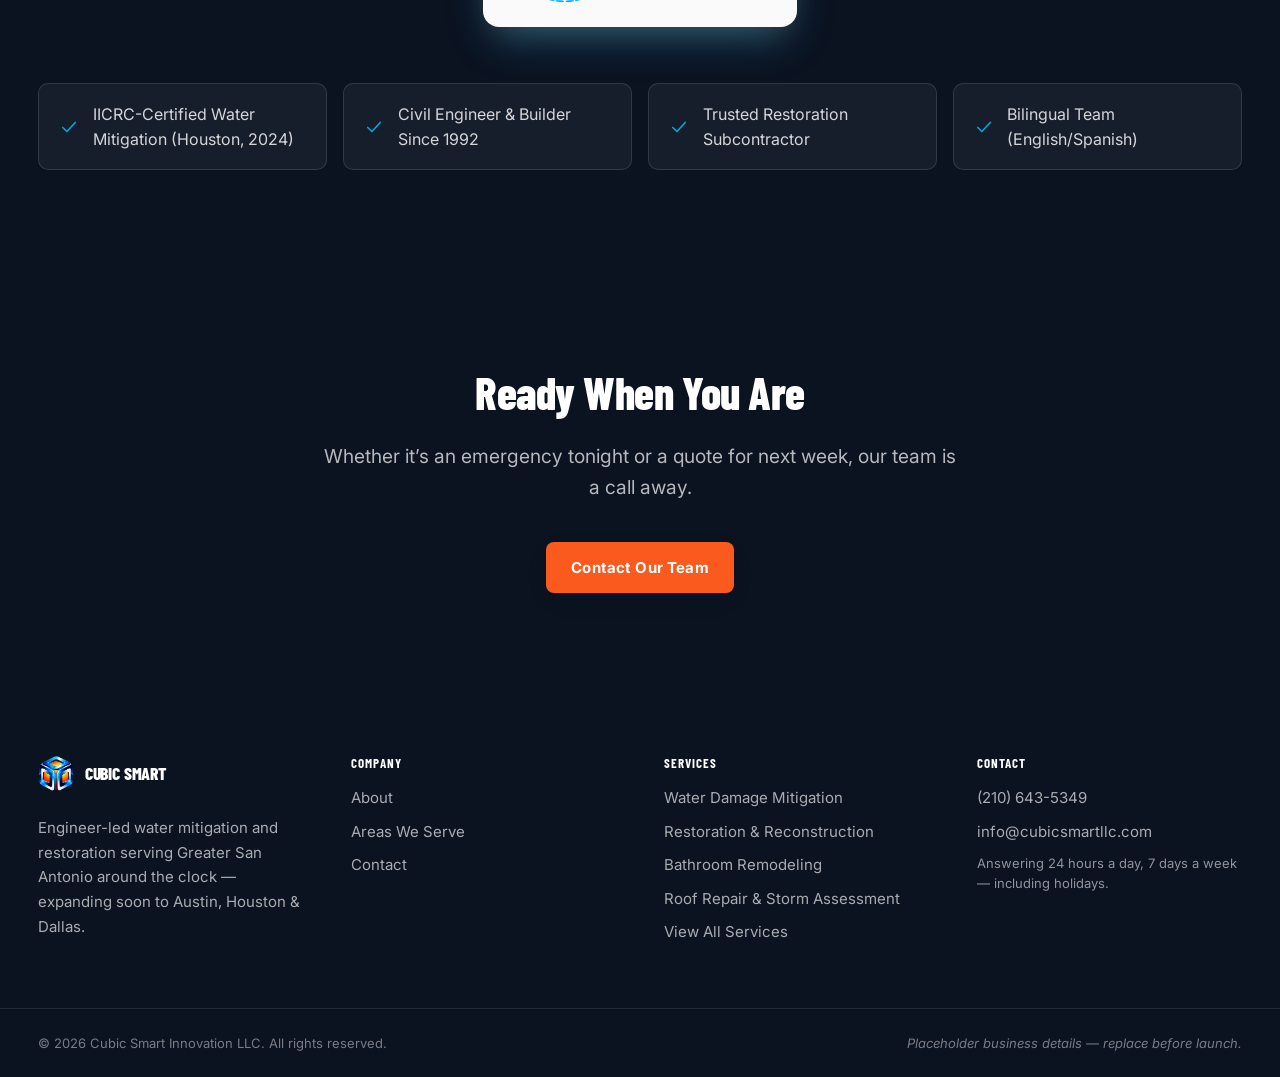
<file: about.html>
<!doctype html>
<html lang="en">
<head>
  <meta charset="UTF-8" />
  <meta name="viewport" content="width=device-width, initial-scale=1.0" />
  <title>About Us | Cubic Smart Innovation LLC — San Antonio, TX</title>
  <meta name="description" content="Founded by a civil engineer and builder since 1992, Cubic Smart brings engineer-led rigor and a Houston mitigation certification to San Antonio homes." />
  <link rel="icon" href="data:image/svg+xml,%3Csvg xmlns='http://www.w3.org/2000/svg' viewBox='0 0 24 24'%3E%3Crect width='24' height='24' rx='5' fill='%230B1220'/%3E%3Cpath d='M12 3s6 6.7 6 11a6 6 0 1 1-12 0c0-4.3 6-11 6-11Z' fill='%2300AAE6'/%3E%3C/svg%3E" />
  <meta property="og:image" content="assets/brand/cubic-smart-lockup-main-web.webp" />
  <link rel="preconnect" href="https://fonts.googleapis.com" />
  <link rel="preconnect" href="https://fonts.gstatic.com" crossorigin />
  <link href="https://fonts.googleapis.com/css2?family=Barlow+Condensed:wght@500;600;700;800&family=Inter:wght@400;500;600;700;800&display=swap" rel="stylesheet" />
  <link rel="stylesheet" href="src/style.css?v=22" />
  <script type="module" src="src/js/main.js"></script>
</head>
<body>

  <a href="#main" class="skip-link">Skip to content</a>

  <!-- ============ HEADER ============ -->
  <header data-site-header class="site-header">
    <div class="top-bar hide-mobile">
      <div class="container top-bar-inner">
        <span data-i18n="bar.text">24/7 Emergency Response — San Antonio &amp; Surrounding Counties</span>
        <a href="tel:+12106435349">
          <svg viewBox="0 0 24 24" fill="none" stroke="currentColor" stroke-width="1.8" stroke-linecap="round" stroke-linejoin="round"><path d="M4 4.5h3.5L9 9l-2 1.5a12 12 0 0 0 6.5 6.5L15 15l4.5 1.5V20a2 2 0 0 1-2 2C10.5 22 2 13.5 2 6.5a2 2 0 0 1 2-2Z"/></svg>
          <span data-i18n="bar.cta">Call Now</span>
        </a>
      </div>
    </div>

    <div class="container nav-row">
      <a href="index.html" class="brand">
        <span class="brand-mark brand-mark--logo">
          <img src="assets/brand/cubic-smart-icon-web.webp" alt="Cubic Smart Innovation LLC" width="256" height="251" />
        </span>
        <span class="brand-name">
          <span class="brand-name-main">CUBIC SMART</span>
          <span class="brand-name-sub">Innovation LLC</span>
        </span>
      </a>

      <nav class="nav-links">
        <a href="index.html" data-i18n="nav.home">Home</a>
        <a href="services.html" data-i18n="nav.services">Services</a>
        <a href="about.html" aria-current="page" data-i18n="nav.about">About</a>
        <a href="areas.html" data-i18n="nav.areas">Areas We Serve</a>
        <a href="contact.html" data-i18n="nav.contact">Contact</a>
      </nav>

      <div class="nav-actions">
        <button type="button" data-lang-toggle class="lang-toggle hide-until-desktop">Español</button>
        <a href="contact.html" class="btn btn-primary btn-sm hide-until-desktop" data-i18n="nav.cta">Get Help Now</a>
        <button type="button" data-nav-toggle aria-expanded="false" aria-label="Menu" class="nav-toggle">
          <svg data-nav-icon-open viewBox="0 0 24 24" fill="none" stroke="currentColor" stroke-width="1.8" stroke-linecap="round" stroke-linejoin="round"><path d="M4 6.5h16M4 12h16M4 17.5h16"/></svg>
          <svg data-nav-icon-close class="hidden" viewBox="0 0 24 24" fill="none" stroke="currentColor" stroke-width="1.8" stroke-linecap="round" stroke-linejoin="round"><path d="m5 5 14 14M19 5 5 19"/></svg>
        </button>
      </div>
    </div>

    <div data-nav-menu class="container mobile-menu">
      <a href="index.html" data-i18n="nav.home">Home</a>
      <a href="services.html" data-i18n="nav.services">Services</a>
      <a href="about.html" aria-current="page" data-i18n="nav.about">About</a>
      <a href="areas.html" data-i18n="nav.areas">Areas We Serve</a>
      <a href="contact.html" data-i18n="nav.contact">Contact</a>
      <div class="mobile-menu-actions">
        <button type="button" data-lang-toggle class="btn btn-outline btn-sm">Español</button>
        <a href="contact.html" class="btn btn-primary btn-sm" data-i18n="nav.cta">Get Help Now</a>
      </div>
    </div>
  </header>

  <main id="main">
    <!-- ============ PAGE HERO ============ -->
    <section class="section-dark" style="position:relative; overflow:hidden;">
      <div class="glow-field" style="background: radial-gradient(55% 60% at 85% 15%, var(--color-navy) 0%, transparent 70%); opacity:0.5;"></div>
      <div class="container hero-grid" style="position:relative;">
        <div>
          <span class="eyebrow hero-anim hero-anim--1" data-i18n="about.hero.eyebrow">Our Story</span>
          <h1 class="h1 text-white mt-3 hero-anim hero-anim--2" data-i18n="about.hero.title">Built by Someone Who's Run the Job Site, Not Just the Office</h1>
          <p class="eyebrow mt-3 hero-anim hero-anim--3" data-i18n="about.hero.byline">Ray Rizo — Founder</p>
          <p class="lead on-dark max-w-content mt-3 hero-anim hero-anim--4" data-i18n="about.hero.subtitle">Cubic Smart was founded on a simple standard: treat every property like it's your own family's home.</p>
        </div>
        <figure class="portrait hero-anim hero-anim--5">
          <div class="portrait-media">
            <img src="assets/people/ray-rizo-portrait.webp" alt="Ray Rizo, founder of Cubic Smart Innovation LLC, reviewing plans on a job site" width="1086" height="724" fetchpriority="high" />
          </div>
          <figcaption class="portrait-caption">
            <strong>Ray Rizo</strong>
            <span data-i18n="about.certs.c2">Civil Engineer &amp; Builder Since 1992</span>
          </figcaption>
        </figure>
      </div>
    </section>

    <!-- ============ ON SITE ============ -->
    <section class="section-tight">
      <div class="container">
        <figure class="photo-band reveal">
          <img src="assets/people/ray-rizo-on-site.webp" alt="Ray Rizo walking a construction site and pointing ahead, with two other people in hard hats" width="1400" height="933" loading="lazy" />
        </figure>
      </div>
    </section>

    <!-- ============ STORY (TIMELINE) ============ -->
    <section class="section">
      <div class="container">
        <div class="reveal text-center max-w-content mx-auto">
          <span class="eyebrow" data-i18n="about.story.eyebrow">Our Timeline</span>
          <h2 class="h2 mt-2" data-i18n="about.story.title">From Civil Engineering to Water Mitigation</h2>
        </div>

        <div class="timeline mt-6" data-reveal-group>
          <div class="timeline-item">
            <div class="timeline-year">1992</div>
            <div class="timeline-dot"></div>
            <div class="timeline-body">
              <h3 class="h3 text-ink" data-i18n="about.story.t1.title">Career Begins in Mexico</h3>
              <p class="body-muted mt-2" data-i18n="about.story.t1.body">Ray Rizo starts working as a civil engineer and builder, with hands-on experience across construction, remodeling, and structural repair that spans decades.</p>
            </div>
          </div>
          <div class="timeline-item">
            <div class="timeline-year">2024</div>
            <div class="timeline-dot"></div>
            <div class="timeline-body">
              <h3 class="h3 text-ink" data-i18n="about.story.t2.title">IICRC Certification, Houston</h3>
              <p class="body-muted mt-2" data-i18n="about.story.t2.body">A hands-on introduction to the mitigation trade turns that construction background toward emergency water response, formalized with a certification earned in Houston.</p>
            </div>
          </div>
          <div class="timeline-item">
            <div class="timeline-year" data-i18n="about.story.t3.year">Today</div>
            <div class="timeline-dot"></div>
            <div class="timeline-body">
              <h3 class="h3 text-ink" data-i18n="about.story.t3.title">Cubic Smart Innovation LLC</h3>
              <p class="body-muted mt-2" data-i18n="about.story.t3.body">San Antonio homeowners deserve the same technical rigor as major commercial jobs, delivered with the personal attention only a local, family-operated crew can give. Our bilingual team brings that engineering-first approach to every job — from a single water leak to a full restoration.</p>
            </div>
          </div>
        </div>
      </div>
    </section>

    <!-- ============ VALUES ============ -->
    <section class="section section-dark" style="position:relative; overflow:hidden;">
      <div class="glow-field" style="background: radial-gradient(55% 55% at 10% 90%, var(--color-navy) 0%, transparent 70%); opacity:0.5;"></div>
      <div class="container" style="position:relative;">
        <div class="reveal text-center max-w-content mx-auto">
          <span class="eyebrow" data-i18n="about.values.eyebrow">What We Stand For</span>
          <h2 class="h2 mt-2 text-white" data-i18n="about.values.title">The Standards Every Job Is Held To</h2>
        </div>
        <div class="grid grid-4 mt-6" data-reveal-group>
          <div class="card text-center">
            <span class="service-icon mx-auto"><svg viewBox="0 0 24 24" fill="none" stroke="currentColor" stroke-width="1.6" stroke-linecap="round" stroke-linejoin="round"><path d="m3.5 15.5 5-5 15 15-5 5-15-15Z"/><path d="m8 11 2 2M11 8l2 2M14 5l2 2"/></svg></span>
            <h3 class="h3 text-ink mt-3" data-i18n="about.values.v1.title">Technical First</h3>
            <p class="body-muted mt-2" data-i18n="about.values.v1.body">Moisture readings and structural assessments guide every decision — not guesswork.</p>
          </div>
          <div class="card text-center">
            <span class="service-icon service-icon--orange mx-auto"><svg viewBox="0 0 24 24" fill="none" stroke="currentColor" stroke-width="1.6" stroke-linecap="round" stroke-linejoin="round"><path d="M6.5 3.5h8l4 4v13h-12v-17Z"/><path d="M14.5 3.5V8h4M9 12h6M9 15.5h6"/></svg></span>
            <h3 class="h3 text-ink mt-3" data-i18n="about.values.v2.title">Direct Communication</h3>
            <p class="body-muted mt-2" data-i18n="about.values.v2.body">You'll always know what's happening, what it costs, and what happens next.</p>
          </div>
          <div class="card text-center">
            <span class="service-icon service-icon--cyan mx-auto"><svg viewBox="0 0 24 24" fill="none" stroke="currentColor" stroke-width="1.6" stroke-linecap="round" stroke-linejoin="round"><circle cx="12" cy="12" r="9"/><path d="M12 7v5.3l3.5 2"/></svg></span>
            <h3 class="h3 text-ink mt-3" data-i18n="about.values.v3.title">Show Up and Show Out</h3>
            <p class="body-muted mt-2" data-i18n="about.values.v3.body">We treat the response window as a promise, not a suggestion.</p>
          </div>
          <div class="card text-center">
            <span class="service-icon mx-auto"><svg viewBox="0 0 24 24" fill="none" stroke="currentColor" stroke-width="1.6" stroke-linecap="round" stroke-linejoin="round"><circle cx="9" cy="8" r="3"/><path d="M3 20c0-3.3 2.7-6 6-6s6 2.7 6 6"/><circle cx="17.5" cy="9" r="2.3"/><path d="M15.8 14.2c2.5.3 4.5 2.4 4.7 5.3"/></svg></span>
            <h3 class="h3 text-ink mt-3" data-i18n="about.values.v4.title">Family-Operated</h3>
            <p class="body-muted mt-2" data-i18n="about.values.v4.body">Locally owned, hands-on, and accountable — this is our reputation in our own city.</p>
          </div>
        </div>
      </div>
    </section>

    <!-- ============ CERTIFICATIONS ============ -->
    <section class="section">
      <div class="container">
        <div class="reveal text-center max-w-content mx-auto">
          <span class="eyebrow" data-i18n="about.certs.eyebrow">Credentials</span>
          <h2 class="h2 mt-2" data-i18n="about.certs.title">Certifications &amp; Standards</h2>
          <p class="small-muted italic mt-2" data-i18n="about.certs.note">License and insurance-carrier certification numbers pending — added here once confirmed.</p>
          <span class="cert-badge mt-4">
            <img src="assets/brand/iicrc-logo-web.webp" alt="IICRC Certified — Institute of Inspection, Cleaning and Restoration Certification" width="480" height="179" loading="lazy" />
          </span>
        </div>
        <div class="cert-list mt-6" data-reveal-group>
          <div class="cert-item">
            <svg viewBox="0 0 24 24" fill="none" stroke="currentColor" stroke-width="1.8" stroke-linecap="round" stroke-linejoin="round"><path d="m4.5 12.5 5 5 10-11"/></svg>
            <span data-i18n="about.certs.c1">IICRC-Certified Water Mitigation (Houston, 2024)</span>
          </div>
          <div class="cert-item">
            <svg viewBox="0 0 24 24" fill="none" stroke="currentColor" stroke-width="1.8" stroke-linecap="round" stroke-linejoin="round"><path d="m4.5 12.5 5 5 10-11"/></svg>
            <span data-i18n="about.certs.c2">Civil Engineer &amp; Builder Since 1992</span>
          </div>
          <div class="cert-item">
            <svg viewBox="0 0 24 24" fill="none" stroke="currentColor" stroke-width="1.8" stroke-linecap="round" stroke-linejoin="round"><path d="m4.5 12.5 5 5 10-11"/></svg>
            <span data-i18n="about.certs.c3">Trusted Restoration Subcontractor</span>
          </div>
          <div class="cert-item">
            <svg viewBox="0 0 24 24" fill="none" stroke="currentColor" stroke-width="1.8" stroke-linecap="round" stroke-linejoin="round"><path d="m4.5 12.5 5 5 10-11"/></svg>
            <span data-i18n="about.certs.c4">Bilingual Team (English/Spanish)</span>
          </div>
        </div>
      </div>
    </section>

    <!-- ============ CTA ============ -->
    <section class="section section-dark" style="position:relative; overflow:hidden;">
      <div class="glow-field" style="background: radial-gradient(50% 60% at 15% 30%, var(--color-cyan) 0%, transparent 70%); opacity:0.3;"></div>
      <div class="container reveal text-center" style="position:relative;">
        <h2 class="h2 text-white" data-i18n="about.cta.title">Ready When You Are</h2>
        <p class="lead on-dark mx-auto max-w-content mt-3" data-i18n="about.cta.body">Whether it's an emergency tonight or a quote for next week, our team is a call away.</p>
        <div class="mt-5">
          <a href="contact.html" class="btn btn-primary" data-i18n="about.cta.button">Contact Our Team</a>
        </div>
      </div>
    </section>
  </main>

  <!-- ============ FOOTER ============ -->
  <footer class="site-footer">
    <div class="container footer-grid">
      <div>
        <a href="index.html" class="brand">
          <span class="brand-mark brand-mark--logo" style="width:36px;height:36px;">
            <img src="assets/brand/cubic-smart-icon-web.webp" alt="Cubic Smart Innovation LLC" width="256" height="251" />
          </span>
          <span class="brand-name-main" style="font-size:1.1rem;">CUBIC SMART</span>
        </a>
        <p class="body-muted mt-3" style="max-width:22rem;" data-i18n="footer.tagline">Engineer-led water mitigation and restoration serving Greater San Antonio around the clock — expanding soon to Austin, Houston &amp; Dallas.</p>
      </div>
      <div>
        <h4 class="footer-heading" data-i18n="footer.company">Company</h4>
        <ul class="footer-links">
          <li><a href="about.html" data-i18n="nav.about">About</a></li>
          <li><a href="areas.html" data-i18n="nav.areas">Areas We Serve</a></li>
          <li><a href="contact.html" data-i18n="nav.contact">Contact</a></li>
        </ul>
      </div>
      <div>
        <h4 class="footer-heading" data-i18n="footer.services">Services</h4>
        <ul class="footer-links">
          <li><a href="services.html#water" data-i18n="services.water.title">Water Damage Mitigation</a></li>
          <li><a href="services.html#restoration" data-i18n="services.restoration.title">Restoration &amp; Reconstruction</a></li>
          <li><a href="services.html#remodel" data-i18n="services.remodel.title">Bathroom Remodeling</a></li>
          <li><a href="services.html#roofing" data-i18n="services.roofing.title">Roof Repair &amp; Storm Assessment</a></li>
          <li><a href="services.html" data-i18n="home.services.linkAll">View All Services</a></li>
        </ul>
      </div>
      <div>
        <h4 class="footer-heading" data-i18n="footer.contact">Contact</h4>
        <ul class="footer-links">
          <li><a href="tel:+12106435349">(210) 643-5349</a></li>
          <li><a href="mailto:info@cubicsmartllc.com">info@cubicsmartllc.com</a></li>
          <li class="small-muted" data-i18n="footer.hours">Answering 24 hours a day, 7 days a week — including holidays.</li>
        </ul>
      </div>
    </div>
    <div class="footer-bottom">
      <div class="container footer-bottom-inner">
        <span>&copy; <span data-current-year>2026</span> Cubic Smart Innovation LLC. <span data-i18n="footer.rights">All rights reserved.</span></span>
        <span class="italic" data-i18n="footer.placeholder">Placeholder business details — replace before launch.</span>
      </div>
    </div>
  </footer>

</body>
</html>
</file>
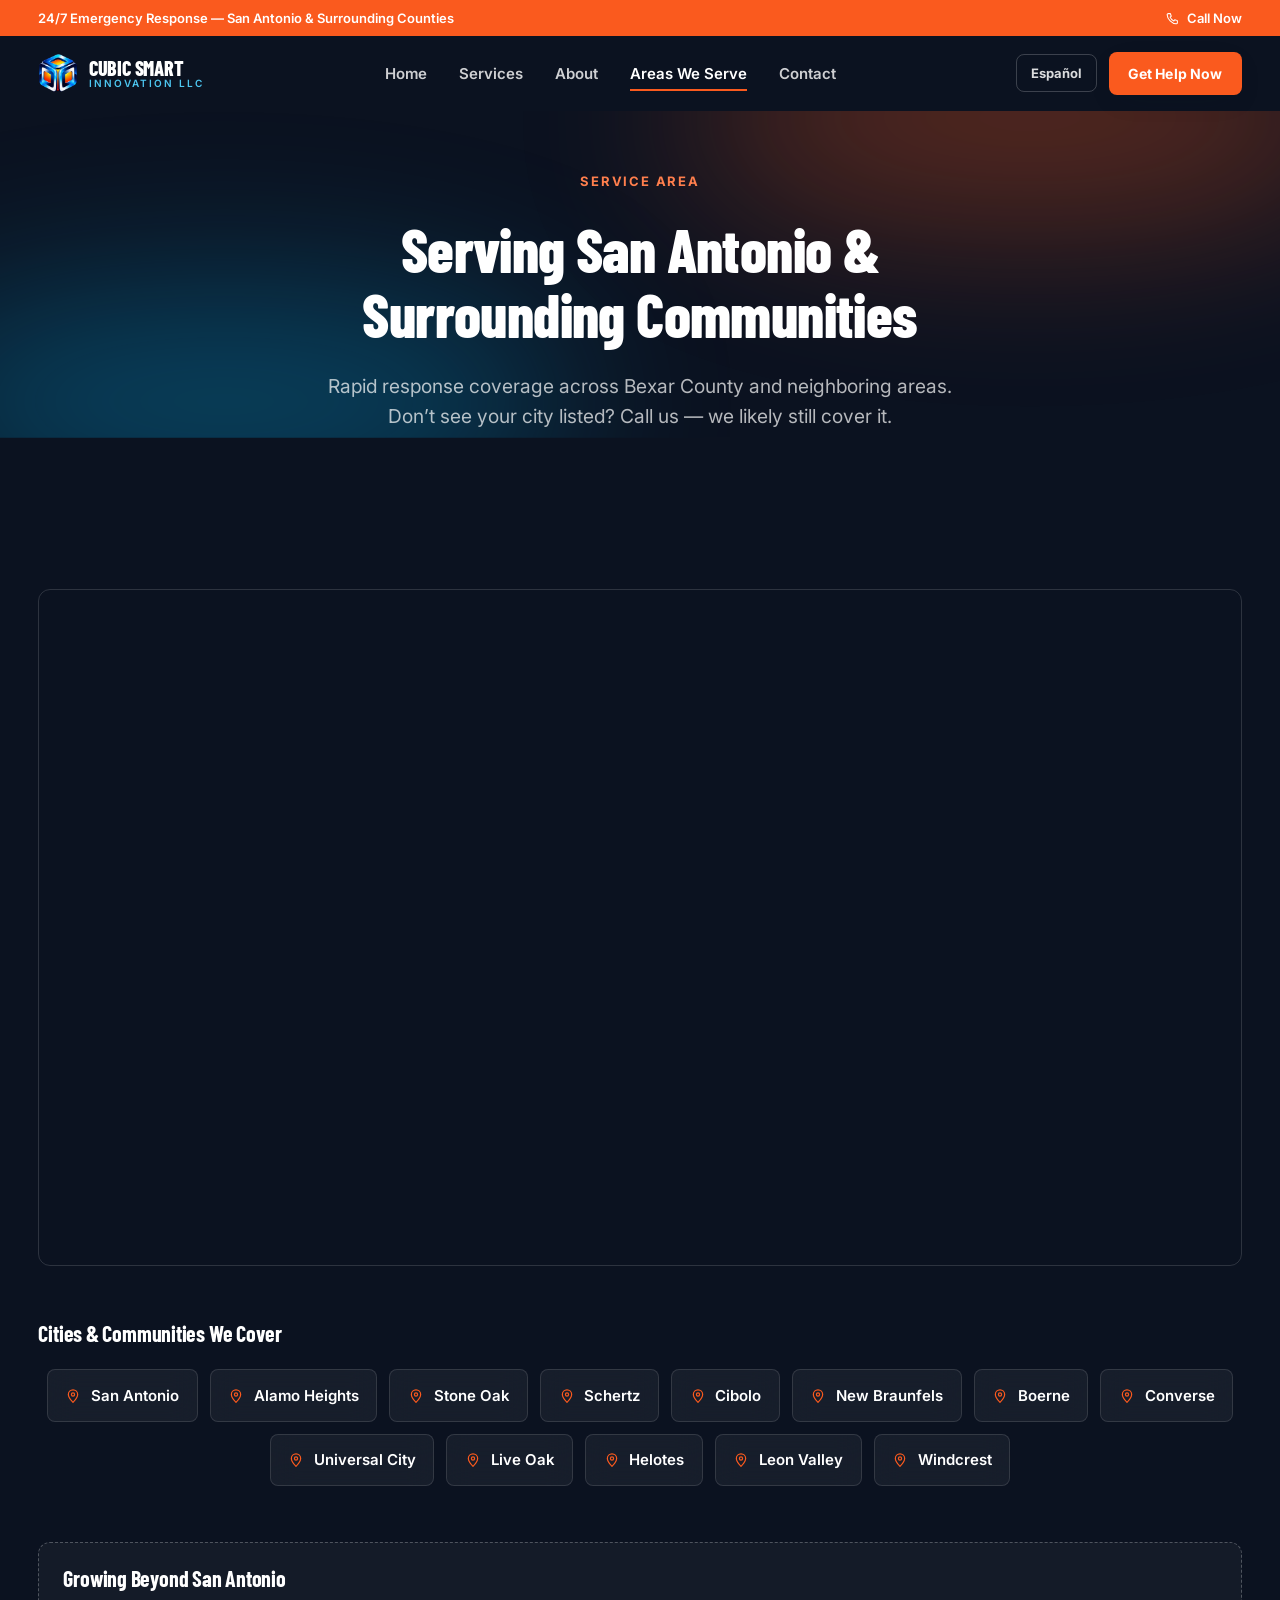
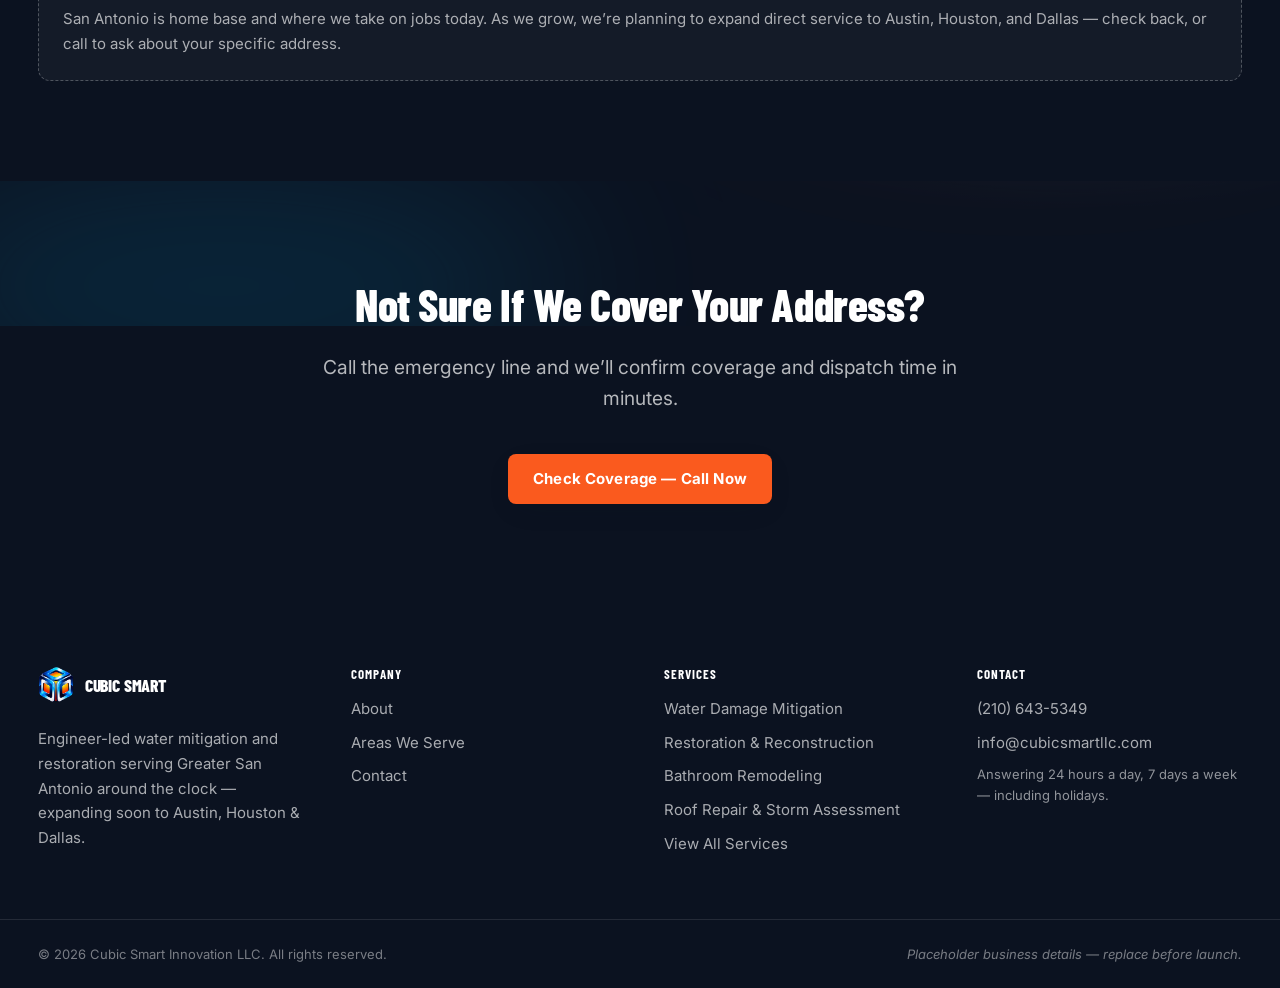
<file: areas.html>
<!doctype html>
<html lang="en">
<head>
  <meta charset="UTF-8" />
  <meta name="viewport" content="width=device-width, initial-scale=1.0" />
  <title>Service Areas | Cubic Smart Innovation LLC — San Antonio, TX</title>
  <meta name="description" content="Cubic Smart Innovation LLC serves San Antonio, Alamo Heights, Stone Oak, Schertz, New Braunfels, Boerne, and surrounding Bexar County communities — expanding soon to Austin, Houston &amp; Dallas." />
  <link rel="icon" href="data:image/svg+xml,%3Csvg xmlns='http://www.w3.org/2000/svg' viewBox='0 0 24 24'%3E%3Crect width='24' height='24' rx='5' fill='%230B1220'/%3E%3Cpath d='M12 3s6 6.7 6 11a6 6 0 1 1-12 0c0-4.3 6-11 6-11Z' fill='%2300AAE6'/%3E%3C/svg%3E" />
  <meta property="og:image" content="assets/brand/cubic-smart-lockup-main-web.webp" />
  <link rel="preconnect" href="https://fonts.googleapis.com" />
  <link rel="preconnect" href="https://fonts.gstatic.com" crossorigin />
  <link href="https://fonts.googleapis.com/css2?family=Barlow+Condensed:wght@500;600;700;800&family=Inter:wght@400;500;600;700;800&display=swap" rel="stylesheet" />
  <link rel="stylesheet" href="src/style.css?v=22" />
  <script type="module" src="src/js/main.js"></script>
</head>
<body>

  <a href="#main" class="skip-link">Skip to content</a>

  <!-- ============ HEADER ============ -->
  <header data-site-header class="site-header">
    <div class="top-bar hide-mobile">
      <div class="container top-bar-inner">
        <span data-i18n="bar.text">24/7 Emergency Response — San Antonio &amp; Surrounding Counties</span>
        <a href="tel:+12106435349">
          <svg viewBox="0 0 24 24" fill="none" stroke="currentColor" stroke-width="1.8" stroke-linecap="round" stroke-linejoin="round"><path d="M4 4.5h3.5L9 9l-2 1.5a12 12 0 0 0 6.5 6.5L15 15l4.5 1.5V20a2 2 0 0 1-2 2C10.5 22 2 13.5 2 6.5a2 2 0 0 1 2-2Z"/></svg>
          <span data-i18n="bar.cta">Call Now</span>
        </a>
      </div>
    </div>

    <div class="container nav-row">
      <a href="index.html" class="brand">
        <span class="brand-mark brand-mark--logo">
          <img src="assets/brand/cubic-smart-icon-web.webp" alt="Cubic Smart Innovation LLC" width="256" height="251" />
        </span>
        <span class="brand-name">
          <span class="brand-name-main">CUBIC SMART</span>
          <span class="brand-name-sub">Innovation LLC</span>
        </span>
      </a>

      <nav class="nav-links">
        <a href="index.html" data-i18n="nav.home">Home</a>
        <a href="services.html" data-i18n="nav.services">Services</a>
        <a href="about.html" data-i18n="nav.about">About</a>
        <a href="areas.html" aria-current="page" data-i18n="nav.areas">Areas We Serve</a>
        <a href="contact.html" data-i18n="nav.contact">Contact</a>
      </nav>

      <div class="nav-actions">
        <button type="button" data-lang-toggle class="lang-toggle hide-until-desktop">Español</button>
        <a href="contact.html" class="btn btn-primary btn-sm hide-until-desktop" data-i18n="nav.cta">Get Help Now</a>
        <button type="button" data-nav-toggle aria-expanded="false" aria-label="Menu" class="nav-toggle">
          <svg data-nav-icon-open viewBox="0 0 24 24" fill="none" stroke="currentColor" stroke-width="1.8" stroke-linecap="round" stroke-linejoin="round"><path d="M4 6.5h16M4 12h16M4 17.5h16"/></svg>
          <svg data-nav-icon-close class="hidden" viewBox="0 0 24 24" fill="none" stroke="currentColor" stroke-width="1.8" stroke-linecap="round" stroke-linejoin="round"><path d="m5 5 14 14M19 5 5 19"/></svg>
        </button>
      </div>
    </div>

    <div data-nav-menu class="container mobile-menu">
      <a href="index.html" data-i18n="nav.home">Home</a>
      <a href="services.html" data-i18n="nav.services">Services</a>
      <a href="about.html" data-i18n="nav.about">About</a>
      <a href="areas.html" aria-current="page" data-i18n="nav.areas">Areas We Serve</a>
      <a href="contact.html" data-i18n="nav.contact">Contact</a>
      <div class="mobile-menu-actions">
        <button type="button" data-lang-toggle class="btn btn-outline btn-sm">Español</button>
        <a href="contact.html" class="btn btn-primary btn-sm" data-i18n="nav.cta">Get Help Now</a>
      </div>
    </div>
  </header>

  <main id="main">
    <!-- ============ PAGE HERO ============ -->
    <section class="section-tight section-dark" style="position:relative; overflow:hidden;">
      <div class="glow-field"></div>
      <div class="container text-center max-w-lead mx-auto" style="position:relative;">
        <span class="eyebrow" data-i18n="areas.hero.eyebrow">Service Area</span>
        <h1 class="h1 text-white mt-3" data-i18n="areas.hero.title">Serving San Antonio &amp; Surrounding Communities</h1>
        <p class="lead on-dark mt-3" data-i18n="areas.hero.subtitle">Rapid response coverage across Bexar County and neighboring areas. Don't see your city listed? Call us — we likely still cover it.</p>
      </div>
    </section>

    <!-- ============ MAP + LIST ============ -->
    <section class="section">
      <div class="container">
        <div class="reveal map-embed">
          <iframe
            src="https://www.google.com/maps/d/u/3/embed?mid=1aqsClg8wEztu_qqBD7nKRzoRRKjSi7w&amp;ehbc=2E312F"
            title="Cubic Smart Innovation LLC service area map"
            loading="lazy"
            referrerpolicy="no-referrer-when-downgrade"
          ></iframe>
        </div>

        <h2 class="h3 text-ink mt-6 reveal" data-i18n="areas.list.title">Cities &amp; Communities We Cover</h2>
        <div class="chip-grid mt-3" data-reveal-group>
          <div class="chip"><svg viewBox="0 0 24 24" fill="none" stroke="currentColor" stroke-width="1.8" stroke-linecap="round" stroke-linejoin="round"><path d="M12 21.5S5 14.6 5 9.8a7 7 0 1 1 14 0c0 4.8-7 11.7-7 11.7Z"/><circle cx="12" cy="9.8" r="2.4"/></svg>San Antonio</div>
          <div class="chip"><svg viewBox="0 0 24 24" fill="none" stroke="currentColor" stroke-width="1.8" stroke-linecap="round" stroke-linejoin="round"><path d="M12 21.5S5 14.6 5 9.8a7 7 0 1 1 14 0c0 4.8-7 11.7-7 11.7Z"/><circle cx="12" cy="9.8" r="2.4"/></svg>Alamo Heights</div>
          <div class="chip"><svg viewBox="0 0 24 24" fill="none" stroke="currentColor" stroke-width="1.8" stroke-linecap="round" stroke-linejoin="round"><path d="M12 21.5S5 14.6 5 9.8a7 7 0 1 1 14 0c0 4.8-7 11.7-7 11.7Z"/><circle cx="12" cy="9.8" r="2.4"/></svg>Stone Oak</div>
          <div class="chip"><svg viewBox="0 0 24 24" fill="none" stroke="currentColor" stroke-width="1.8" stroke-linecap="round" stroke-linejoin="round"><path d="M12 21.5S5 14.6 5 9.8a7 7 0 1 1 14 0c0 4.8-7 11.7-7 11.7Z"/><circle cx="12" cy="9.8" r="2.4"/></svg>Schertz</div>
          <div class="chip"><svg viewBox="0 0 24 24" fill="none" stroke="currentColor" stroke-width="1.8" stroke-linecap="round" stroke-linejoin="round"><path d="M12 21.5S5 14.6 5 9.8a7 7 0 1 1 14 0c0 4.8-7 11.7-7 11.7Z"/><circle cx="12" cy="9.8" r="2.4"/></svg>Cibolo</div>
          <div class="chip"><svg viewBox="0 0 24 24" fill="none" stroke="currentColor" stroke-width="1.8" stroke-linecap="round" stroke-linejoin="round"><path d="M12 21.5S5 14.6 5 9.8a7 7 0 1 1 14 0c0 4.8-7 11.7-7 11.7Z"/><circle cx="12" cy="9.8" r="2.4"/></svg>New Braunfels</div>
          <div class="chip"><svg viewBox="0 0 24 24" fill="none" stroke="currentColor" stroke-width="1.8" stroke-linecap="round" stroke-linejoin="round"><path d="M12 21.5S5 14.6 5 9.8a7 7 0 1 1 14 0c0 4.8-7 11.7-7 11.7Z"/><circle cx="12" cy="9.8" r="2.4"/></svg>Boerne</div>
          <div class="chip"><svg viewBox="0 0 24 24" fill="none" stroke="currentColor" stroke-width="1.8" stroke-linecap="round" stroke-linejoin="round"><path d="M12 21.5S5 14.6 5 9.8a7 7 0 1 1 14 0c0 4.8-7 11.7-7 11.7Z"/><circle cx="12" cy="9.8" r="2.4"/></svg>Converse</div>
          <div class="chip"><svg viewBox="0 0 24 24" fill="none" stroke="currentColor" stroke-width="1.8" stroke-linecap="round" stroke-linejoin="round"><path d="M12 21.5S5 14.6 5 9.8a7 7 0 1 1 14 0c0 4.8-7 11.7-7 11.7Z"/><circle cx="12" cy="9.8" r="2.4"/></svg>Universal City</div>
          <div class="chip"><svg viewBox="0 0 24 24" fill="none" stroke="currentColor" stroke-width="1.8" stroke-linecap="round" stroke-linejoin="round"><path d="M12 21.5S5 14.6 5 9.8a7 7 0 1 1 14 0c0 4.8-7 11.7-7 11.7Z"/><circle cx="12" cy="9.8" r="2.4"/></svg>Live Oak</div>
          <div class="chip"><svg viewBox="0 0 24 24" fill="none" stroke="currentColor" stroke-width="1.8" stroke-linecap="round" stroke-linejoin="round"><path d="M12 21.5S5 14.6 5 9.8a7 7 0 1 1 14 0c0 4.8-7 11.7-7 11.7Z"/><circle cx="12" cy="9.8" r="2.4"/></svg>Helotes</div>
          <div class="chip"><svg viewBox="0 0 24 24" fill="none" stroke="currentColor" stroke-width="1.8" stroke-linecap="round" stroke-linejoin="round"><path d="M12 21.5S5 14.6 5 9.8a7 7 0 1 1 14 0c0 4.8-7 11.7-7 11.7Z"/><circle cx="12" cy="9.8" r="2.4"/></svg>Leon Valley</div>
          <div class="chip"><svg viewBox="0 0 24 24" fill="none" stroke="currentColor" stroke-width="1.8" stroke-linecap="round" stroke-linejoin="round"><path d="M12 21.5S5 14.6 5 9.8a7 7 0 1 1 14 0c0 4.8-7 11.7-7 11.7Z"/><circle cx="12" cy="9.8" r="2.4"/></svg>Windcrest</div>
        </div>

        <div class="reveal mt-6" style="border:1px dashed rgba(255,255,255,0.25); border-radius:var(--radius); padding:1.5rem; background:rgba(255,255,255,0.04);">
          <h2 class="h3 text-ink" data-i18n="areas.expansion.title">Growing Beyond San Antonio</h2>
          <p class="body-muted mt-2" data-i18n="areas.expansion.body">San Antonio is home base and where we take on jobs today. As we grow, we're planning to expand direct service to Austin, Houston, and Dallas — check back, or call to ask about your specific address.</p>
        </div>
      </div>
    </section>

    <!-- ============ CTA ============ -->
    <section class="section section-dark" style="position:relative; overflow:hidden;">
      <div class="glow-field" style="background: radial-gradient(50% 60% at 85% 30%, var(--color-navy) 0%, transparent 70%); opacity:0.4;"></div>
      <div class="container reveal text-center" style="position:relative;">
        <h2 class="h2 text-white" data-i18n="areas.cta.title">Not Sure If We Cover Your Address?</h2>
        <p class="lead on-dark mx-auto max-w-content mt-3" data-i18n="areas.cta.body">Call the emergency line and we'll confirm coverage and dispatch time in minutes.</p>
        <div class="mt-5">
          <a href="tel:+12106435349" class="btn btn-primary" data-i18n="areas.cta.button">Check Coverage — Call Now</a>
        </div>
      </div>
    </section>
  </main>

  <!-- ============ FOOTER ============ -->
  <footer class="site-footer">
    <div class="container footer-grid">
      <div>
        <a href="index.html" class="brand">
          <span class="brand-mark brand-mark--logo" style="width:36px;height:36px;">
            <img src="assets/brand/cubic-smart-icon-web.webp" alt="Cubic Smart Innovation LLC" width="256" height="251" />
          </span>
          <span class="brand-name-main" style="font-size:1.1rem;">CUBIC SMART</span>
        </a>
        <p class="body-muted mt-3" style="max-width:22rem;" data-i18n="footer.tagline">Engineer-led water mitigation and restoration serving Greater San Antonio around the clock — expanding soon to Austin, Houston &amp; Dallas.</p>
      </div>
      <div>
        <h4 class="footer-heading" data-i18n="footer.company">Company</h4>
        <ul class="footer-links">
          <li><a href="about.html" data-i18n="nav.about">About</a></li>
          <li><a href="areas.html" data-i18n="nav.areas">Areas We Serve</a></li>
          <li><a href="contact.html" data-i18n="nav.contact">Contact</a></li>
        </ul>
      </div>
      <div>
        <h4 class="footer-heading" data-i18n="footer.services">Services</h4>
        <ul class="footer-links">
          <li><a href="services.html#water" data-i18n="services.water.title">Water Damage Mitigation</a></li>
          <li><a href="services.html#restoration" data-i18n="services.restoration.title">Restoration &amp; Reconstruction</a></li>
          <li><a href="services.html#remodel" data-i18n="services.remodel.title">Bathroom Remodeling</a></li>
          <li><a href="services.html#roofing" data-i18n="services.roofing.title">Roof Repair &amp; Storm Assessment</a></li>
          <li><a href="services.html" data-i18n="home.services.linkAll">View All Services</a></li>
        </ul>
      </div>
      <div>
        <h4 class="footer-heading" data-i18n="footer.contact">Contact</h4>
        <ul class="footer-links">
          <li><a href="tel:+12106435349">(210) 643-5349</a></li>
          <li><a href="mailto:info@cubicsmartllc.com">info@cubicsmartllc.com</a></li>
          <li class="small-muted" data-i18n="footer.hours">Answering 24 hours a day, 7 days a week — including holidays.</li>
        </ul>
      </div>
    </div>
    <div class="footer-bottom">
      <div class="container footer-bottom-inner">
        <span>&copy; <span data-current-year>2026</span> Cubic Smart Innovation LLC. <span data-i18n="footer.rights">All rights reserved.</span></span>
        <span class="italic" data-i18n="footer.placeholder">Placeholder business details — replace before launch.</span>
      </div>
    </div>
  </footer>

</body>
</html>
</file>
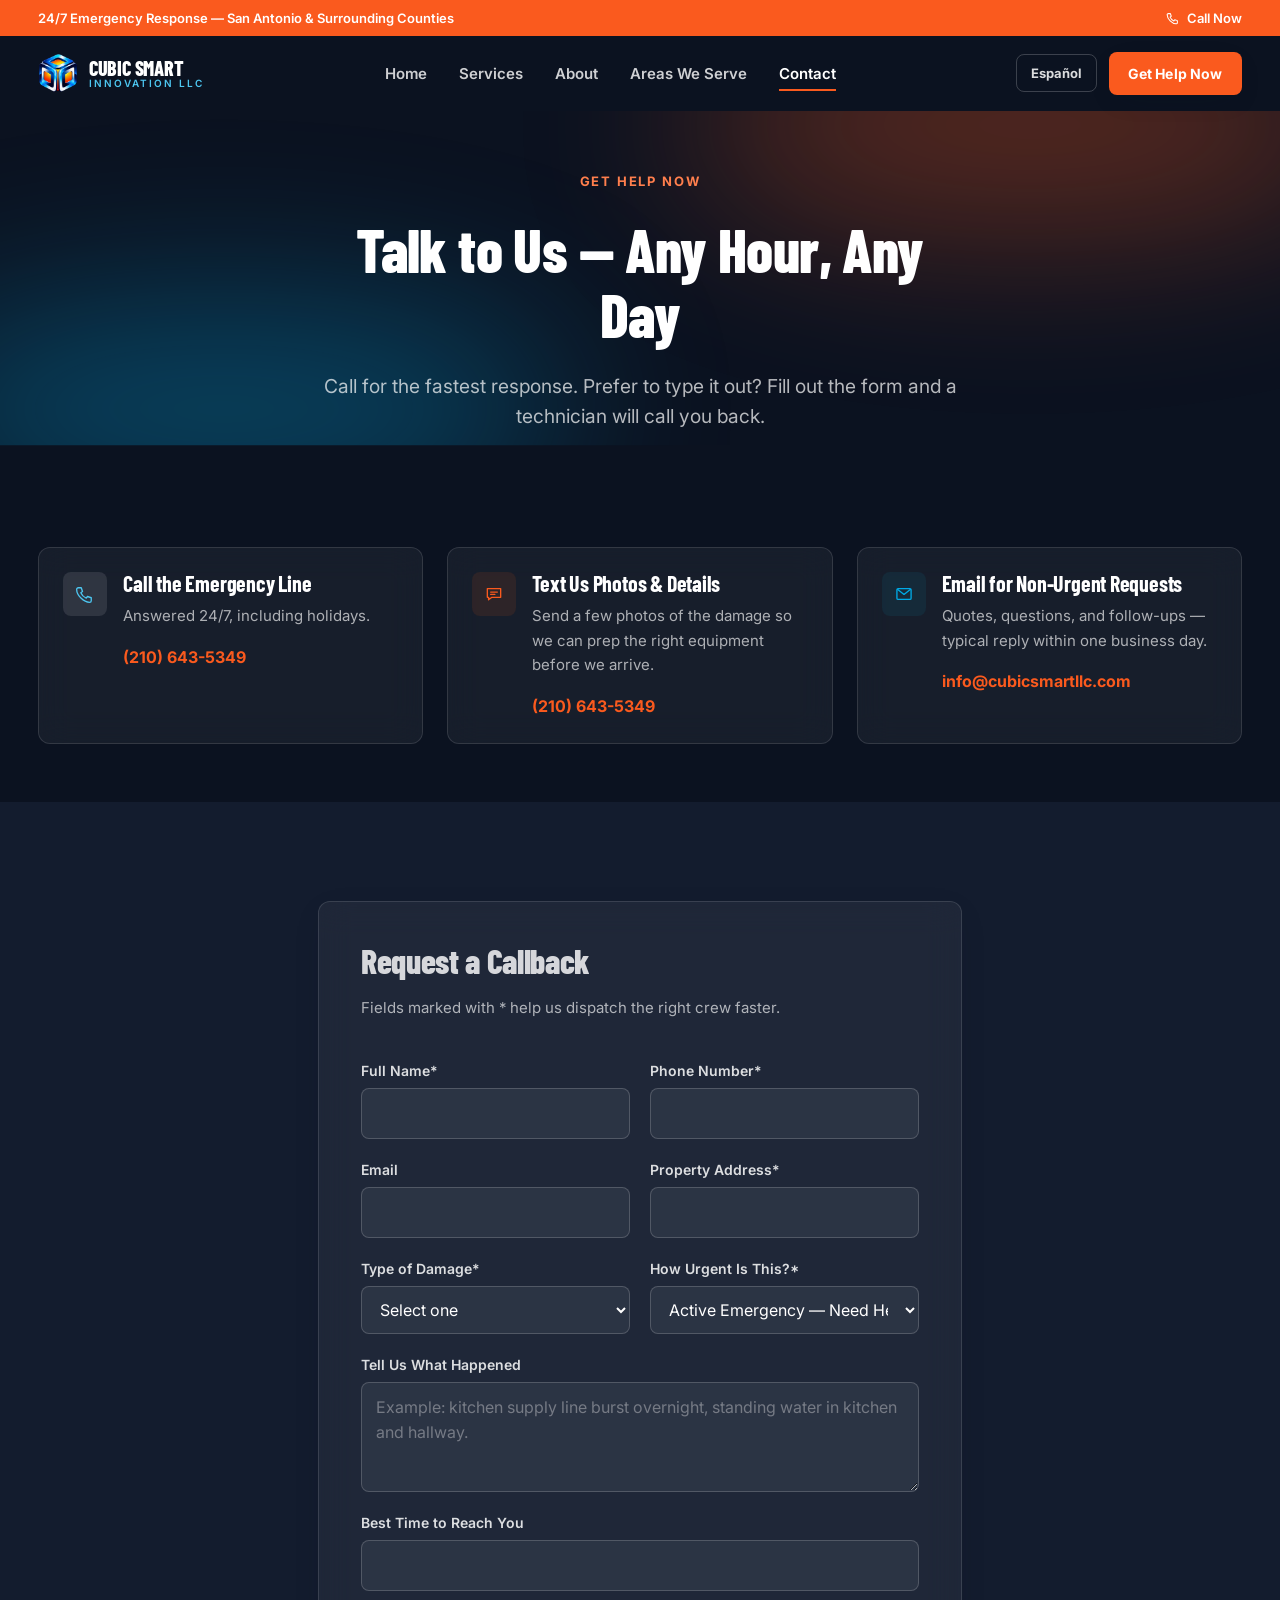
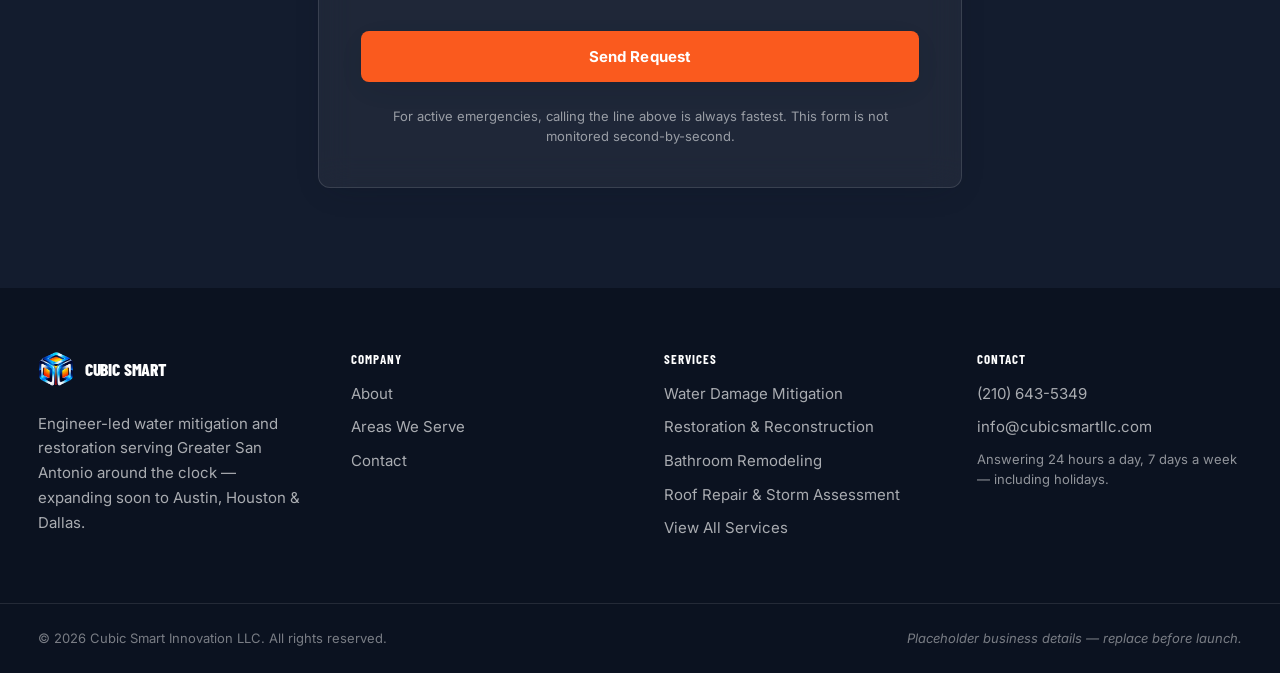
<file: contact.html>
<!doctype html>
<html lang="en">
<head>
  <meta charset="UTF-8" />
  <meta name="viewport" content="width=device-width, initial-scale=1.0" />
  <title>Contact Us | Cubic Smart Innovation LLC — San Antonio, TX</title>
  <meta name="description" content="Request emergency water mitigation or restoration help in San Antonio, TX. Call, text, or fill out our form — our team will respond." />
  <link rel="icon" href="data:image/svg+xml,%3Csvg xmlns='http://www.w3.org/2000/svg' viewBox='0 0 24 24'%3E%3Crect width='24' height='24' rx='5' fill='%230B1220'/%3E%3Cpath d='M12 3s6 6.7 6 11a6 6 0 1 1-12 0c0-4.3 6-11 6-11Z' fill='%2300AAE6'/%3E%3C/svg%3E" />
  <meta property="og:image" content="assets/brand/cubic-smart-lockup-main-web.webp" />
  <link rel="preconnect" href="https://fonts.googleapis.com" />
  <link rel="preconnect" href="https://fonts.gstatic.com" crossorigin />
  <link href="https://fonts.googleapis.com/css2?family=Barlow+Condensed:wght@500;600;700;800&family=Inter:wght@400;500;600;700;800&display=swap" rel="stylesheet" />
  <link rel="stylesheet" href="src/style.css?v=22" />
  <script type="module" src="src/js/main.js"></script>
</head>
<body>

  <a href="#main" class="skip-link">Skip to content</a>

  <!-- ============ HEADER ============ -->
  <header data-site-header class="site-header">
    <div class="top-bar hide-mobile">
      <div class="container top-bar-inner">
        <span data-i18n="bar.text">24/7 Emergency Response — San Antonio &amp; Surrounding Counties</span>
        <a href="tel:+12106435349">
          <svg viewBox="0 0 24 24" fill="none" stroke="currentColor" stroke-width="1.8" stroke-linecap="round" stroke-linejoin="round"><path d="M4 4.5h3.5L9 9l-2 1.5a12 12 0 0 0 6.5 6.5L15 15l4.5 1.5V20a2 2 0 0 1-2 2C10.5 22 2 13.5 2 6.5a2 2 0 0 1 2-2Z"/></svg>
          <span data-i18n="bar.cta">Call Now</span>
        </a>
      </div>
    </div>

    <div class="container nav-row">
      <a href="index.html" class="brand">
        <span class="brand-mark brand-mark--logo">
          <img src="assets/brand/cubic-smart-icon-web.webp" alt="Cubic Smart Innovation LLC" width="256" height="251" />
        </span>
        <span class="brand-name">
          <span class="brand-name-main">CUBIC SMART</span>
          <span class="brand-name-sub">Innovation LLC</span>
        </span>
      </a>

      <nav class="nav-links">
        <a href="index.html" data-i18n="nav.home">Home</a>
        <a href="services.html" data-i18n="nav.services">Services</a>
        <a href="about.html" data-i18n="nav.about">About</a>
        <a href="areas.html" data-i18n="nav.areas">Areas We Serve</a>
        <a href="contact.html" aria-current="page" data-i18n="nav.contact">Contact</a>
      </nav>

      <div class="nav-actions">
        <button type="button" data-lang-toggle class="lang-toggle hide-until-desktop">Español</button>
        <a href="contact.html" class="btn btn-primary btn-sm hide-until-desktop" data-i18n="nav.cta">Get Help Now</a>
        <button type="button" data-nav-toggle aria-expanded="false" aria-label="Menu" class="nav-toggle">
          <svg data-nav-icon-open viewBox="0 0 24 24" fill="none" stroke="currentColor" stroke-width="1.8" stroke-linecap="round" stroke-linejoin="round"><path d="M4 6.5h16M4 12h16M4 17.5h16"/></svg>
          <svg data-nav-icon-close class="hidden" viewBox="0 0 24 24" fill="none" stroke="currentColor" stroke-width="1.8" stroke-linecap="round" stroke-linejoin="round"><path d="m5 5 14 14M19 5 5 19"/></svg>
        </button>
      </div>
    </div>

    <div data-nav-menu class="container mobile-menu">
      <a href="index.html" data-i18n="nav.home">Home</a>
      <a href="services.html" data-i18n="nav.services">Services</a>
      <a href="about.html" data-i18n="nav.about">About</a>
      <a href="areas.html" data-i18n="nav.areas">Areas We Serve</a>
      <a href="contact.html" aria-current="page" data-i18n="nav.contact">Contact</a>
      <div class="mobile-menu-actions">
        <button type="button" data-lang-toggle class="btn btn-outline btn-sm">Español</button>
        <a href="tel:+12106435349" class="btn btn-primary btn-sm" data-i18n="nav.cta">Get Help Now</a>
      </div>
    </div>
  </header>

  <main id="main">
    <!-- ============ PAGE HERO ============ -->
    <section class="section-tight section-dark" style="position:relative; overflow:hidden;">
      <div class="glow-field"></div>
      <div class="container text-center max-w-lead mx-auto" style="position:relative;">
        <span class="eyebrow" data-i18n="contact.hero.eyebrow">Get Help Now</span>
        <h1 class="h1 text-white mt-3" data-i18n="contact.hero.title">Talk to Us — Any Hour, Any Day</h1>
        <p class="lead on-dark mt-3" data-i18n="contact.hero.subtitle">Call for the fastest response. Prefer to type it out? Fill out the form and a technician will call you back.</p>
      </div>
    </section>

    <!-- ============ CONTACT OPTIONS ============ -->
    <section class="section-tight">
      <div class="container">
        <div class="grid grid-3" data-reveal-group>
          <div class="contact-option">
            <span class="service-icon service-icon-sm"><svg viewBox="0 0 24 24" fill="none" stroke="currentColor" stroke-width="1.6" stroke-linecap="round" stroke-linejoin="round"><path d="M4 4.5h3.5L9 9l-2 1.5a12 12 0 0 0 6.5 6.5L15 15l4.5 1.5V20a2 2 0 0 1-2 2C10.5 22 2 13.5 2 6.5a2 2 0 0 1 2-2Z"/></svg></span>
            <div>
              <h3 class="h3 text-ink" data-i18n="contact.callCard.title">Call the Emergency Line</h3>
              <p class="body-muted mt-1" data-i18n="contact.callCard.body">Answered 24/7, including holidays.</p>
              <a href="tel:+12106435349" class="text-orange mt-2" style="display:inline-block; font-weight:700;">(210) 643-5349</a>
            </div>
          </div>
          <div class="contact-option">
            <span class="service-icon service-icon-sm service-icon--orange"><svg viewBox="0 0 24 24" fill="none" stroke="currentColor" stroke-width="1.6" stroke-linecap="round" stroke-linejoin="round"><path d="M4 5.5h16v10.5H9.5L5.5 19v-3H4V5.5Z"/><path d="M8 9.7h8M8 12.5h5"/></svg></span>
            <div>
              <h3 class="h3 text-ink" data-i18n="contact.textCard.title">Text Us Photos &amp; Details</h3>
              <p class="body-muted mt-1" data-i18n="contact.textCard.body">Send a few photos of the damage so we can prep the right equipment before we arrive.</p>
              <a href="sms:+12106435349" class="text-orange mt-2" style="display:inline-block; font-weight:700;">(210) 643-5349</a>
            </div>
          </div>
          <div class="contact-option">
            <span class="service-icon service-icon-sm service-icon--cyan"><svg viewBox="0 0 24 24" fill="none" stroke="currentColor" stroke-width="1.6" stroke-linecap="round" stroke-linejoin="round"><rect x="3.5" y="5.5" width="17" height="13" rx="1.5"/><path d="m4.5 6.5 7.5 6 7.5-6"/></svg></span>
            <div>
              <h3 class="h3 text-ink" data-i18n="contact.emailCard.title">Email for Non-Urgent Requests</h3>
              <p class="body-muted mt-1" data-i18n="contact.emailCard.body">Quotes, questions, and follow-ups — typical reply within one business day.</p>
              <a href="mailto:info@cubicsmartllc.com" class="text-orange mt-2" style="display:inline-block; font-weight:700; word-break:break-all;">info@cubicsmartllc.com</a>
            </div>
          </div>
        </div>
      </div>
    </section>

    <!-- ============ LEAD FORM ============ -->
    <section class="section section-dim">
      <div class="container max-w-lead mx-auto">
        <div class="card reveal" style="padding: clamp(1.5rem, 1rem + 2vw, 3rem);">

          <form data-lead-form novalidate>
            <h2 class="h2" style="font-size: clamp(1.6rem, 1.4rem + 1vw, 2.1rem);" data-i18n="contact.form.title">Request a Callback</h2>
            <p class="body-muted mt-2" data-i18n="contact.form.subtitle">Fields marked with * help us dispatch the right crew faster.</p>

            <div class="form-grid mt-5">
              <div class="field">
                <label for="f-name" data-i18n="contact.form.name">Full Name*</label>
                <input id="f-name" name="name" type="text" autocomplete="name" required />
              </div>
              <div class="field">
                <label for="f-phone" data-i18n="contact.form.phone">Phone Number*</label>
                <input id="f-phone" name="phone" type="tel" autocomplete="tel" required />
              </div>
              <div class="field">
                <label for="f-email" data-i18n="contact.form.email">Email</label>
                <input id="f-email" name="email" type="email" autocomplete="email" />
              </div>
              <div class="field">
                <label for="f-address" data-i18n="contact.form.address">Property Address*</label>
                <input id="f-address" name="address" type="text" autocomplete="street-address" required />
              </div>
              <div class="field">
                <label for="f-issue" data-i18n="contact.form.issue">Type of Damage*</label>
                <select id="f-issue" name="issue" required>
                  <option value="" data-i18n="contact.form.issue.placeholder">Select one</option>
                  <option value="water" data-i18n="contact.form.issue.water">Water Damage</option>
                  <option value="restoration" data-i18n="contact.form.issue.restoration">Restoration / Reconstruction</option>
                  <option value="storm" data-i18n="contact.form.issue.storm">Storm / Flood</option>
                  <option value="fire" data-i18n="contact.form.issue.fire">Minor Fire Damage</option>
                  <option value="remodel" data-i18n="contact.form.issue.remodel">Bathroom Remodel</option>
                  <option value="concrete" data-i18n="contact.form.issue.concrete">Concrete / Structural</option>
                  <option value="other" data-i18n="contact.form.issue.other">Other / Not Sure</option>
                </select>
              </div>
              <div class="field">
                <label for="f-urgency" data-i18n="contact.form.urgency">How Urgent Is This?*</label>
                <select id="f-urgency" name="urgency" required>
                  <option value="now" data-i18n="contact.form.urgency.now">Active Emergency — Need Help Now</option>
                  <option value="today" data-i18n="contact.form.urgency.today">Today, But Not an Emergency</option>
                  <option value="week" data-i18n="contact.form.urgency.week">This Week</option>
                  <option value="quote" data-i18n="contact.form.urgency.quote">Just Getting a Quote</option>
                </select>
              </div>
              <div class="field form-grid--full">
                <label for="f-message" data-i18n="contact.form.message">Tell Us What Happened</label>
                <textarea id="f-message" name="message" data-i18n-placeholder="contact.form.message.placeholder" placeholder="Example: kitchen supply line burst overnight, standing water in kitchen and hallway."></textarea>
              </div>
              <div class="field form-grid--full">
                <label for="f-time" data-i18n="contact.form.preferredTime">Best Time to Reach You</label>
                <input id="f-time" name="preferredTime" type="text" />
              </div>
            </div>

            <button type="submit" class="btn btn-primary btn-block mt-5" data-i18n="contact.form.submit">Send Request</button>
            <p class="small-muted text-center mt-3" data-i18n="contact.form.disclaimer">For active emergencies, calling the line above is always fastest. This form is not monitored second-by-second.</p>
            <p data-form-error class="small-muted text-center mt-3 hidden" style="color:#ff8a7a;"><span data-i18n="contact.form.error">Something went wrong sending your request. Please call us directly at</span> <a href="tel:+12106435349" style="color:#ff8a7a;text-decoration:underline;">(210) 643-5349</a></p>
          </form>

          <div data-form-success class="success-panel hidden">
            <div class="success-icon">
              <svg viewBox="0 0 24 24" fill="none" stroke="currentColor" stroke-width="1.8" stroke-linecap="round" stroke-linejoin="round"><path d="m4.5 12.5 5 5 10-11"/></svg>
            </div>
            <h2 class="h3 text-ink mt-3" data-i18n="contact.form.success.title">Request Received</h2>
            <p class="body-muted mt-2 mx-auto max-w-content" data-i18n="contact.form.success.body">Thanks — a member of our team will call you back shortly. If this is an active emergency, please call the line above now.</p>
            <button type="button" data-form-reset class="btn btn-outline-dark mt-4" data-i18n="contact.form.success.another">Send Another Request</button>
          </div>

        </div>
      </div>
    </section>
  </main>

  <!-- ============ FOOTER ============ -->
  <footer class="site-footer">
    <div class="container footer-grid">
      <div>
        <a href="index.html" class="brand">
          <span class="brand-mark brand-mark--logo" style="width:36px;height:36px;">
            <img src="assets/brand/cubic-smart-icon-web.webp" alt="Cubic Smart Innovation LLC" width="256" height="251" />
          </span>
          <span class="brand-name-main" style="font-size:1.1rem;">CUBIC SMART</span>
        </a>
        <p class="body-muted mt-3" style="max-width:22rem;" data-i18n="footer.tagline">Engineer-led water mitigation and restoration serving Greater San Antonio around the clock — expanding soon to Austin, Houston &amp; Dallas.</p>
      </div>
      <div>
        <h4 class="footer-heading" data-i18n="footer.company">Company</h4>
        <ul class="footer-links">
          <li><a href="about.html" data-i18n="nav.about">About</a></li>
          <li><a href="areas.html" data-i18n="nav.areas">Areas We Serve</a></li>
          <li><a href="contact.html" data-i18n="nav.contact">Contact</a></li>
        </ul>
      </div>
      <div>
        <h4 class="footer-heading" data-i18n="footer.services">Services</h4>
        <ul class="footer-links">
          <li><a href="services.html#water" data-i18n="services.water.title">Water Damage Mitigation</a></li>
          <li><a href="services.html#restoration" data-i18n="services.restoration.title">Restoration &amp; Reconstruction</a></li>
          <li><a href="services.html#remodel" data-i18n="services.remodel.title">Bathroom Remodeling</a></li>
          <li><a href="services.html#roofing" data-i18n="services.roofing.title">Roof Repair &amp; Storm Assessment</a></li>
          <li><a href="services.html" data-i18n="home.services.linkAll">View All Services</a></li>
        </ul>
      </div>
      <div>
        <h4 class="footer-heading" data-i18n="footer.contact">Contact</h4>
        <ul class="footer-links">
          <li><a href="tel:+12106435349">(210) 643-5349</a></li>
          <li><a href="mailto:info@cubicsmartllc.com">info@cubicsmartllc.com</a></li>
          <li class="small-muted" data-i18n="footer.hours">Answering 24 hours a day, 7 days a week — including holidays.</li>
        </ul>
      </div>
    </div>
    <div class="footer-bottom">
      <div class="container footer-bottom-inner">
        <span>&copy; <span data-current-year>2026</span> Cubic Smart Innovation LLC. <span data-i18n="footer.rights">All rights reserved.</span></span>
        <span class="italic" data-i18n="footer.placeholder">Placeholder business details — replace before launch.</span>
      </div>
    </div>
  </footer>

</body>
</html>
</file>
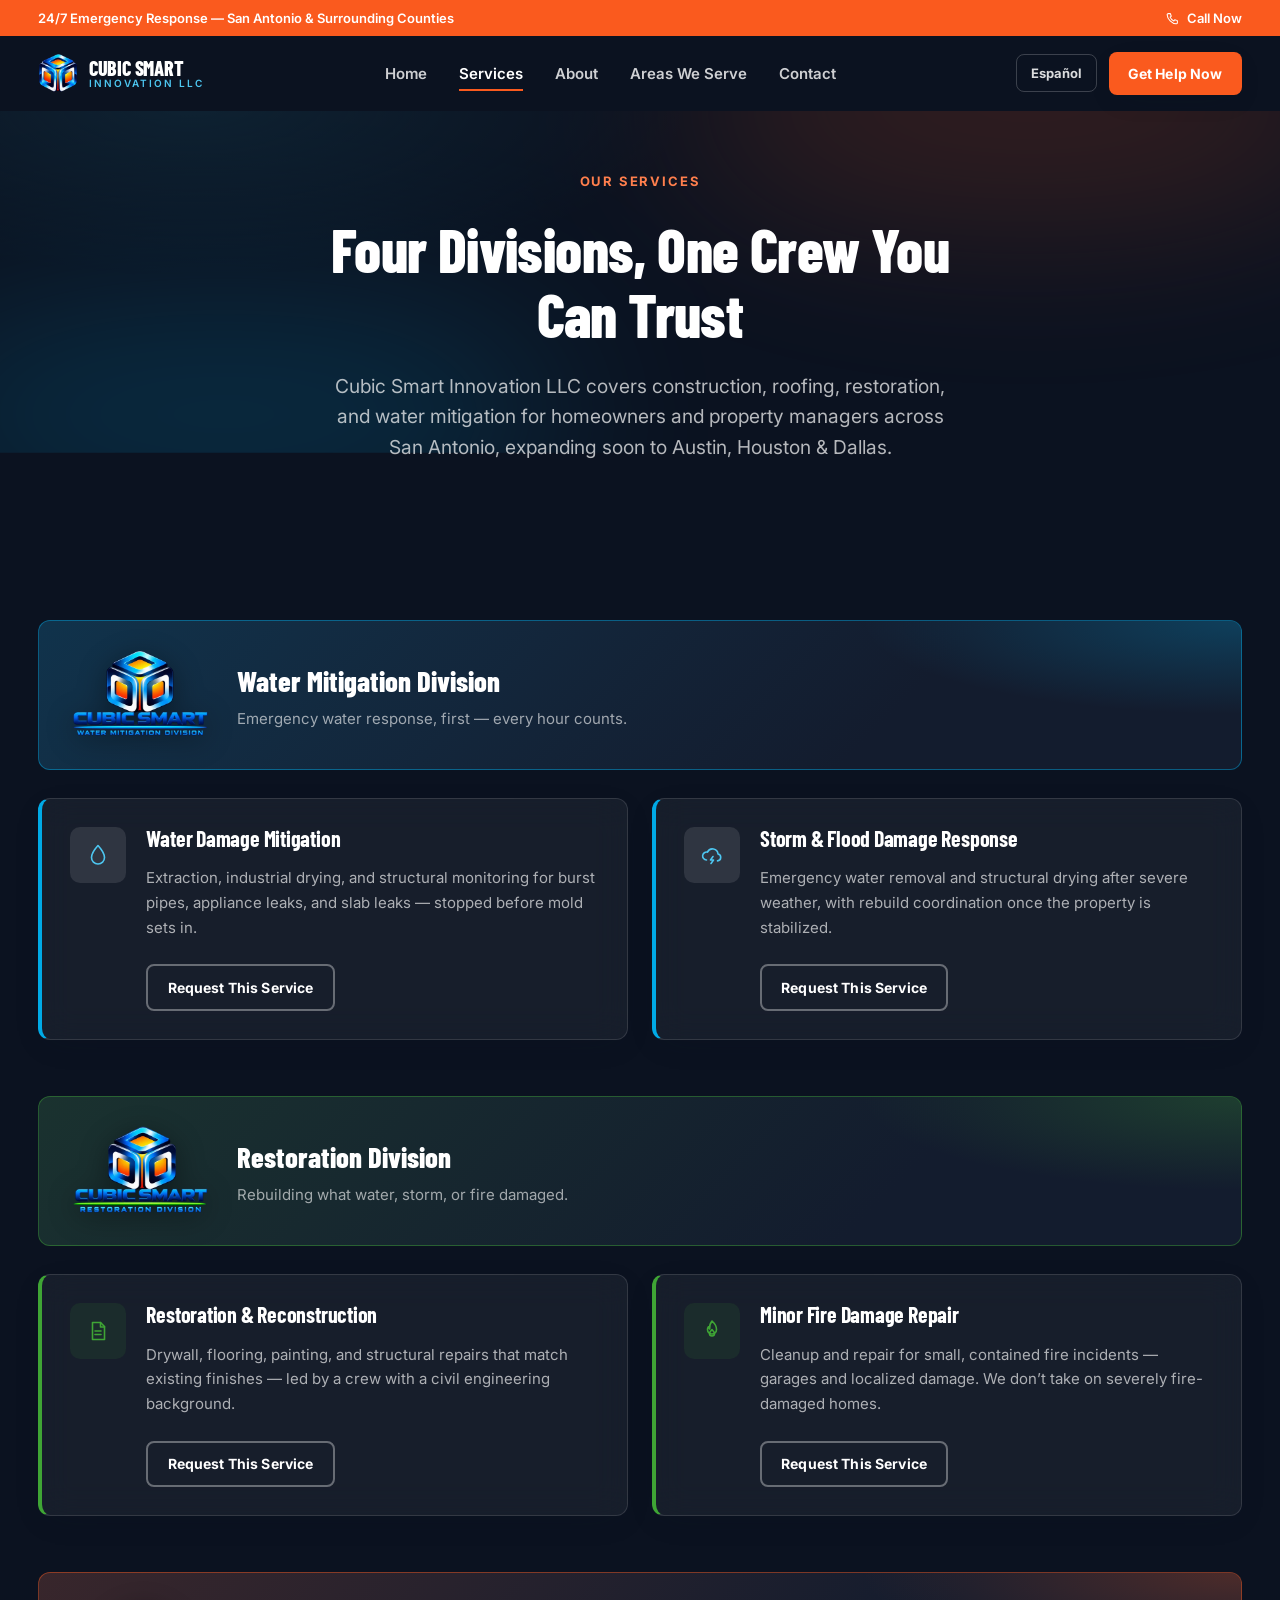
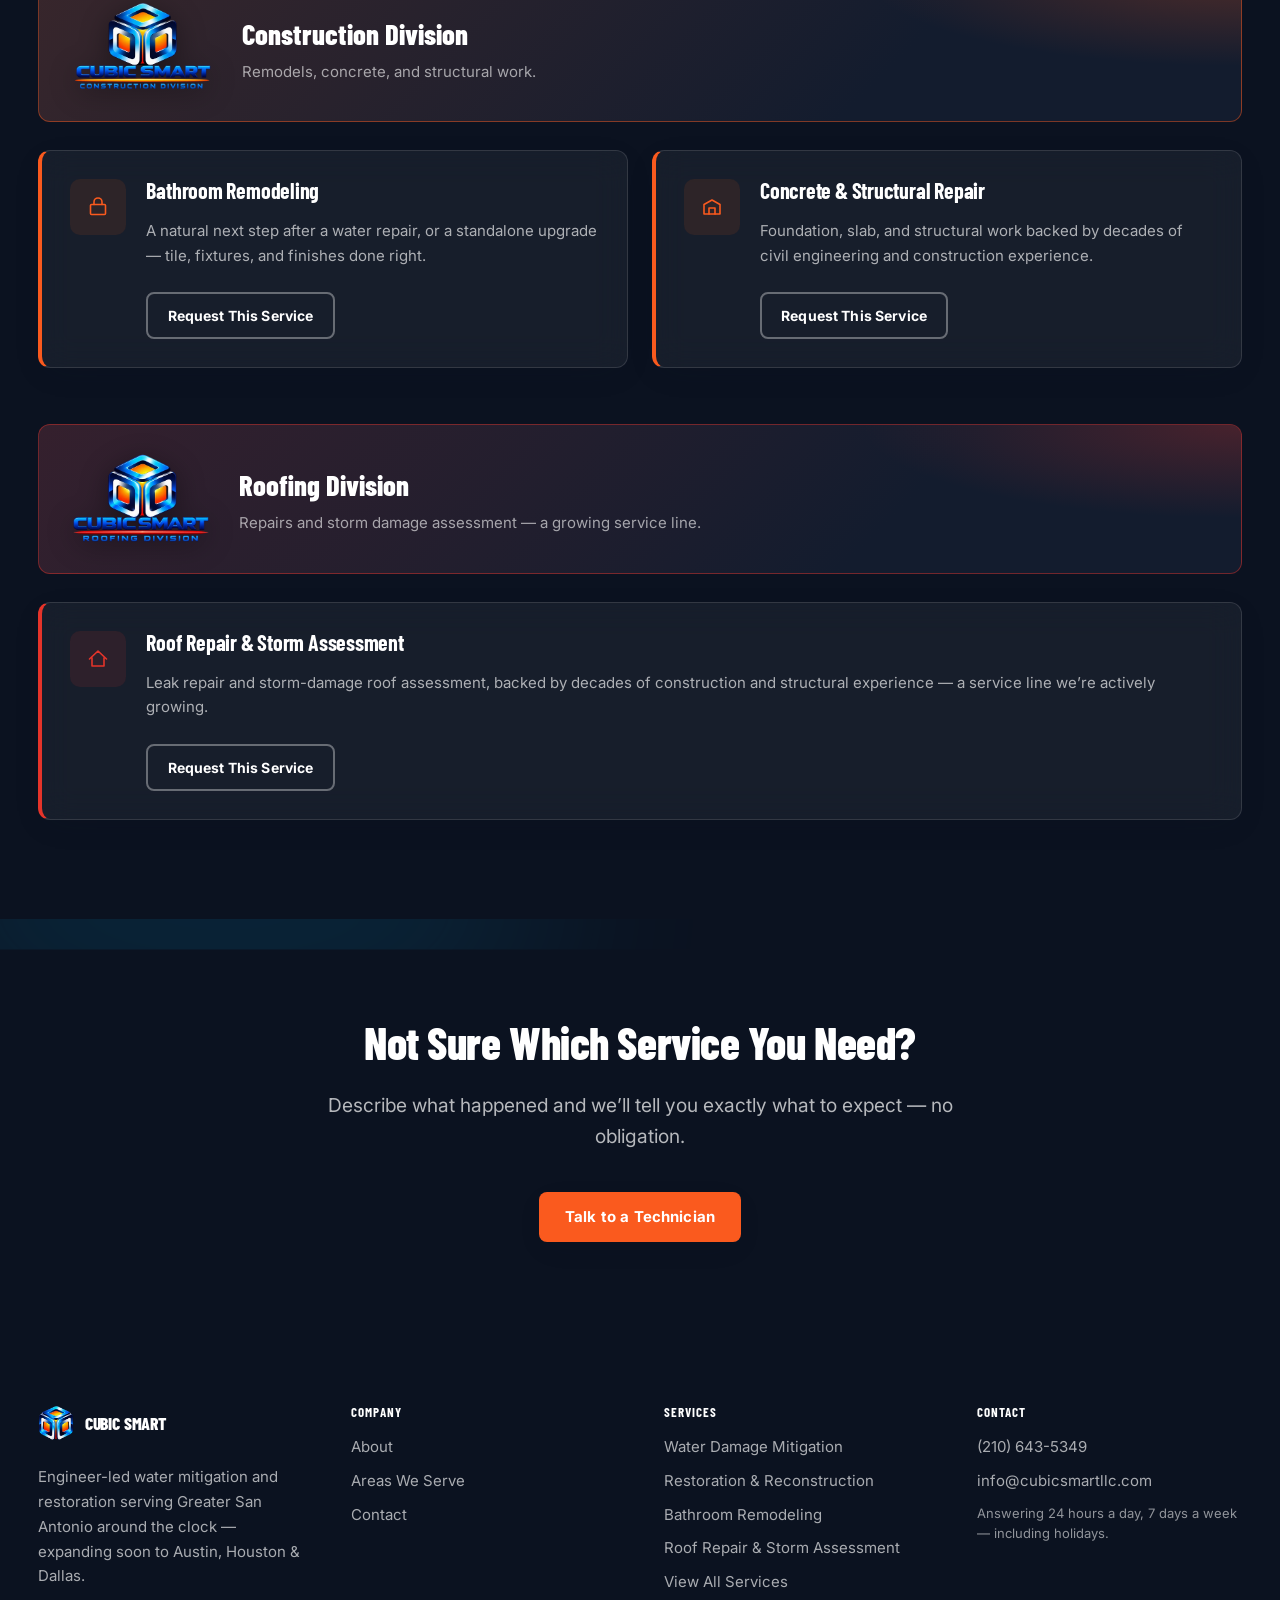
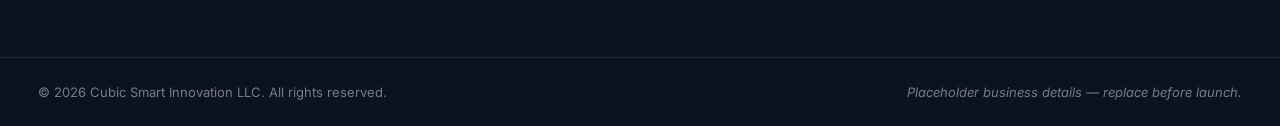
<file: services.html>
<!doctype html>
<html lang="en">
<head>
  <meta charset="UTF-8" />
  <meta name="viewport" content="width=device-width, initial-scale=1.0" />
  <title>Construction, Roofing, Restoration &amp; Water Mitigation | Cubic Smart Innovation LLC — San Antonio, TX</title>
  <meta name="description" content="Four divisions, one crew: construction, roofing, restoration &amp; reconstruction, and 24/7 water damage mitigation in San Antonio, TX." />
  <link rel="icon" href="data:image/svg+xml,%3Csvg xmlns='http://www.w3.org/2000/svg' viewBox='0 0 24 24'%3E%3Crect width='24' height='24' rx='5' fill='%230B1220'/%3E%3Cpath d='M12 3s6 6.7 6 11a6 6 0 1 1-12 0c0-4.3 6-11 6-11Z' fill='%2300AAE6'/%3E%3C/svg%3E" />
  <meta property="og:image" content="assets/brand/cubic-smart-lockup-main-web.webp" />
  <link rel="preconnect" href="https://fonts.googleapis.com" />
  <link rel="preconnect" href="https://fonts.gstatic.com" crossorigin />
  <link href="https://fonts.googleapis.com/css2?family=Barlow+Condensed:wght@500;600;700;800&family=Inter:wght@400;500;600;700;800&display=swap" rel="stylesheet" />
  <link rel="stylesheet" href="src/style.css?v=22" />
  <script type="module" src="src/js/main.js"></script>
</head>
<body>

  <a href="#main" class="skip-link">Skip to content</a>

  <!-- ============ HEADER ============ -->
  <header data-site-header class="site-header">
    <div class="top-bar hide-mobile">
      <div class="container top-bar-inner">
        <span data-i18n="bar.text">24/7 Emergency Response — San Antonio &amp; Surrounding Counties</span>
        <a href="tel:+12106435349">
          <svg viewBox="0 0 24 24" fill="none" stroke="currentColor" stroke-width="1.8" stroke-linecap="round" stroke-linejoin="round"><path d="M4 4.5h3.5L9 9l-2 1.5a12 12 0 0 0 6.5 6.5L15 15l4.5 1.5V20a2 2 0 0 1-2 2C10.5 22 2 13.5 2 6.5a2 2 0 0 1 2-2Z"/></svg>
          <span data-i18n="bar.cta">Call Now</span>
        </a>
      </div>
    </div>

    <div class="container nav-row">
      <a href="index.html" class="brand">
        <span class="brand-mark brand-mark--logo">
          <img src="assets/brand/cubic-smart-icon-web.webp" alt="Cubic Smart Innovation LLC" width="256" height="251" />
        </span>
        <span class="brand-name">
          <span class="brand-name-main">CUBIC SMART</span>
          <span class="brand-name-sub">Innovation LLC</span>
        </span>
      </a>

      <nav class="nav-links">
        <a href="index.html" data-i18n="nav.home">Home</a>
        <a href="services.html" aria-current="page" data-i18n="nav.services">Services</a>
        <a href="about.html" data-i18n="nav.about">About</a>
        <a href="areas.html" data-i18n="nav.areas">Areas We Serve</a>
        <a href="contact.html" data-i18n="nav.contact">Contact</a>
      </nav>

      <div class="nav-actions">
        <button type="button" data-lang-toggle class="lang-toggle hide-until-desktop">Español</button>
        <a href="contact.html" class="btn btn-primary btn-sm hide-until-desktop" data-i18n="nav.cta">Get Help Now</a>
        <button type="button" data-nav-toggle aria-expanded="false" aria-label="Menu" class="nav-toggle">
          <svg data-nav-icon-open viewBox="0 0 24 24" fill="none" stroke="currentColor" stroke-width="1.8" stroke-linecap="round" stroke-linejoin="round"><path d="M4 6.5h16M4 12h16M4 17.5h16"/></svg>
          <svg data-nav-icon-close class="hidden" viewBox="0 0 24 24" fill="none" stroke="currentColor" stroke-width="1.8" stroke-linecap="round" stroke-linejoin="round"><path d="m5 5 14 14M19 5 5 19"/></svg>
        </button>
      </div>
    </div>

    <div data-nav-menu class="container mobile-menu">
      <a href="index.html" data-i18n="nav.home">Home</a>
      <a href="services.html" aria-current="page" data-i18n="nav.services">Services</a>
      <a href="about.html" data-i18n="nav.about">About</a>
      <a href="areas.html" data-i18n="nav.areas">Areas We Serve</a>
      <a href="contact.html" data-i18n="nav.contact">Contact</a>
      <div class="mobile-menu-actions">
        <button type="button" data-lang-toggle class="btn btn-outline btn-sm">Español</button>
        <a href="contact.html" class="btn btn-primary btn-sm" data-i18n="nav.cta">Get Help Now</a>
      </div>
    </div>
  </header>

  <main id="main">
    <!-- ============ PAGE HERO ============ -->
    <section class="section-tight section-dark" style="position:relative; overflow:hidden;">
      <div class="glow-field" style="background: radial-gradient(55% 60% at 15% 15%, var(--color-navy) 0%, transparent 70%); opacity:0.5;"></div>
      <div class="container text-center max-w-lead mx-auto" style="position:relative;">
        <span class="eyebrow" data-i18n="services.hero.eyebrow">Our Services</span>
        <h1 class="h1 text-white mt-3" data-i18n="services.hero.title">Four Divisions, One Crew You Can Trust</h1>
        <p class="lead on-dark mt-3" data-i18n="services.hero.subtitle">Cubic Smart Innovation LLC covers construction, roofing, restoration, and water mitigation for homeowners and property managers across San Antonio, expanding soon to Austin, Houston &amp; Dallas.</p>
      </div>
    </section>

    <!-- ============ SERVICES DETAIL, GROUPED BY DIVISION ============ -->
    <section class="section">
      <div class="container">

        <div class="division-header reveal" style="--division-accent: var(--color-division-water);">
          <img src="assets/brand/cubic-smart-division-water-mitigation-web.webp" alt="Water Mitigation Division" width="420" height="280" loading="lazy" />
          <div class="division-header-text">
            <span class="division-header-name" data-i18n="divisions.water.name">Water Mitigation Division</span>
            <span class="division-header-tag" data-i18n="divisions.water.tag">Emergency water response, first — every hour counts.</span>
          </div>
        </div>
        <div class="grid grid-2" data-reveal-group>
          <div id="water" class="card card--accent cluster gap-md" style="align-items:flex-start; --division-accent: var(--color-division-water);">
            <span class="service-icon"><svg viewBox="0 0 24 24" fill="none" stroke="currentColor" stroke-width="1.6" stroke-linecap="round" stroke-linejoin="round"><path d="M12 2.5s6.5 7.2 6.5 12a6.5 6.5 0 1 1-13 0c0-4.8 6.5-12 6.5-12Z"/></svg></span>
            <div style="flex:1;">
              <h2 class="h3 text-ink" data-i18n="services.water.title">Water Damage Mitigation</h2>
              <p class="body-muted mt-2" data-i18n="services.water.body">Extraction, industrial drying, and structural monitoring for burst pipes, appliance leaks, and slab leaks — stopped before mold sets in.</p>
              <a href="contact.html" class="btn btn-outline-dark btn-sm mt-3" data-i18n="services.learnMore">Request This Service</a>
            </div>
          </div>
          <div id="storm" class="card card--accent cluster gap-md" style="align-items:flex-start; --division-accent: var(--color-division-water);">
            <span class="service-icon"><svg viewBox="0 0 24 24" fill="none" stroke="currentColor" stroke-width="1.6" stroke-linecap="round" stroke-linejoin="round"><path d="M6.5 17a4 4 0 1 1 1-7.9A5.5 5.5 0 0 1 18 11a3.5 3.5 0 0 1-.5 6.9"/><path d="M13 13.5 10.5 17h3L11 20.5"/></svg></span>
            <div style="flex:1;">
              <h2 class="h3 text-ink" data-i18n="services.storm.title">Storm &amp; Flood Damage Response</h2>
              <p class="body-muted mt-2" data-i18n="services.storm.body">Emergency water removal and structural drying after severe weather, with rebuild coordination once the property is stabilized.</p>
              <a href="contact.html" class="btn btn-outline-dark btn-sm mt-3" data-i18n="services.learnMore">Request This Service</a>
            </div>
          </div>
        </div>

        <div class="division-header reveal mt-6" style="--division-accent: var(--color-division-restoration);">
          <img src="assets/brand/cubic-smart-division-restoration-web.webp" alt="Restoration Division" width="420" height="280" loading="lazy" />
          <div class="division-header-text">
            <span class="division-header-name" data-i18n="divisions.restoration.name">Restoration Division</span>
            <span class="division-header-tag" data-i18n="divisions.restoration.tag">Rebuilding what water, storm, or fire damaged.</span>
          </div>
        </div>
        <div class="grid grid-2" data-reveal-group>
          <div id="restoration" class="card card--accent cluster gap-md" style="align-items:flex-start; --division-accent: var(--color-division-restoration);">
            <span class="service-icon service-icon--green"><svg viewBox="0 0 24 24" fill="none" stroke="currentColor" stroke-width="1.6" stroke-linecap="round" stroke-linejoin="round"><path d="M6.5 3.5h8l4 4v13h-12v-17Z"/><path d="M14.5 3.5V8h4M9 12h6M9 15.5h6"/></svg></span>
            <div style="flex:1;">
              <h2 class="h3 text-ink" data-i18n="services.restoration.title">Restoration &amp; Reconstruction</h2>
              <p class="body-muted mt-2" data-i18n="services.restoration.body">Drywall, flooring, painting, and structural repairs that match existing finishes — led by a crew with a civil engineering background.</p>
              <a href="contact.html" class="btn btn-outline-dark btn-sm mt-3" data-i18n="services.learnMore">Request This Service</a>
            </div>
          </div>
          <div id="fire" class="card card--accent cluster gap-md" style="align-items:flex-start; --division-accent: var(--color-division-restoration);">
            <span class="service-icon service-icon--green"><svg viewBox="0 0 24 24" fill="none" stroke="currentColor" stroke-width="1.6" stroke-linecap="round" stroke-linejoin="round"><path d="M12 2s4.5 4 4.5 8.5a4.5 4.5 0 0 1-9 0c0-1 .3-1.9.8-2.7C9 9 9.7 10 9.7 10S9 6 12 2Z"/><path d="M9.5 14.5a2.5 2.5 0 0 0 5 0c0-1.4-1.2-2.6-2.5-4-1.3 1.4-2.5 2.6-2.5 4Z"/></svg></span>
            <div style="flex:1;">
              <h2 class="h3 text-ink" data-i18n="services.fire.title">Minor Fire Damage Repair</h2>
              <p class="body-muted mt-2" data-i18n="services.fire.body">Cleanup and repair for small, contained fire incidents — garages and localized damage. We don't take on severely fire-damaged homes.</p>
              <a href="contact.html" class="btn btn-outline-dark btn-sm mt-3" data-i18n="services.learnMore">Request This Service</a>
            </div>
          </div>
        </div>

        <div class="division-header reveal mt-6" style="--division-accent: var(--color-division-construction);">
          <img src="assets/brand/cubic-smart-division-construction-web.webp" alt="Construction Division" width="420" height="280" loading="lazy" />
          <div class="division-header-text">
            <span class="division-header-name" data-i18n="divisions.construction.name">Construction Division</span>
            <span class="division-header-tag" data-i18n="divisions.construction.tag">Remodels, concrete, and structural work.</span>
          </div>
        </div>
        <div class="grid grid-2" data-reveal-group>
          <div id="remodel" class="card card--accent cluster gap-md" style="align-items:flex-start; --division-accent: var(--color-division-construction);">
            <span class="service-icon service-icon--orange"><svg viewBox="0 0 24 24" fill="none" stroke="currentColor" stroke-width="1.6" stroke-linecap="round" stroke-linejoin="round"><rect x="4.5" y="9.5" width="15" height="10" rx="1"/><path d="M8 9.5V7a4 4 0 0 1 8 0v2.5"/></svg></span>
            <div style="flex:1;">
              <h2 class="h3 text-ink" data-i18n="services.remodel.title">Bathroom Remodeling</h2>
              <p class="body-muted mt-2" data-i18n="services.remodel.body">A natural next step after a water repair, or a standalone upgrade — tile, fixtures, and finishes done right.</p>
              <a href="contact.html" class="btn btn-outline-dark btn-sm mt-3" data-i18n="services.learnMore">Request This Service</a>
            </div>
          </div>
          <div id="concrete" class="card card--accent cluster gap-md" style="align-items:flex-start; --division-accent: var(--color-division-construction);">
            <span class="service-icon service-icon--orange"><svg viewBox="0 0 24 24" fill="none" stroke="currentColor" stroke-width="1.6" stroke-linecap="round" stroke-linejoin="round"><path d="M4 19V9.5L12 5l8 4.5V19H4Z"/><path d="M9 19v-6h6v6"/></svg></span>
            <div style="flex:1;">
              <h2 class="h3 text-ink" data-i18n="services.concrete.title">Concrete &amp; Structural Repair</h2>
              <p class="body-muted mt-2" data-i18n="services.concrete.body">Foundation, slab, and structural work backed by decades of civil engineering and construction experience.</p>
              <a href="contact.html" class="btn btn-outline-dark btn-sm mt-3" data-i18n="services.learnMore">Request This Service</a>
            </div>
          </div>
        </div>

        <div class="division-header reveal mt-6" style="--division-accent: var(--color-division-roofing);">
          <img src="assets/brand/cubic-smart-division-roofing-web.webp" alt="Roofing Division" width="420" height="280" loading="lazy" />
          <div class="division-header-text">
            <span class="division-header-name" data-i18n="divisions.roofing.name">Roofing Division</span>
            <span class="division-header-tag" data-i18n="divisions.roofing.tag">Repairs and storm damage assessment — a growing service line.</span>
          </div>
        </div>
        <div class="grid grid-2" data-reveal-group>
          <div id="roofing" class="card card--accent cluster gap-md" style="align-items:flex-start; --division-accent: var(--color-division-roofing);">
            <span class="service-icon service-icon--red"><svg viewBox="0 0 24 24" fill="none" stroke="currentColor" stroke-width="1.6" stroke-linecap="round" stroke-linejoin="round"><path d="M3.5 12 12 4l8.5 8M6 10.5V19h12v-8.5" /></svg></span>
            <div style="flex:1;">
              <h2 class="h3 text-ink" data-i18n="services.roofing.title">Roof Repair &amp; Storm Assessment</h2>
              <p class="body-muted mt-2" data-i18n="services.roofing.body">Leak repair and storm-damage roof assessment, backed by decades of construction and structural experience — a service line we're actively growing.</p>
              <a href="contact.html" class="btn btn-outline-dark btn-sm mt-3" data-i18n="services.learnMore">Request This Service</a>
            </div>
          </div>
        </div>

      </div>
    </section>

    <!-- ============ CTA ============ -->
    <section class="section section-dark" style="position:relative; overflow:hidden;">
      <div class="glow-field" style="background: radial-gradient(50% 60% at 85% 30%, var(--color-navy) 0%, transparent 70%); opacity:0.4;"></div>
      <div class="container reveal text-center" style="position:relative;">
        <h2 class="h2 text-white" data-i18n="services.cta.title">Not Sure Which Service You Need?</h2>
        <p class="lead on-dark mx-auto max-w-content mt-3" data-i18n="services.cta.body">Describe what happened and we'll tell you exactly what to expect — no obligation.</p>
        <div class="mt-5">
          <a href="contact.html" class="btn btn-primary" data-i18n="services.cta.button">Talk to a Technician</a>
        </div>
      </div>
    </section>
  </main>

  <!-- ============ FOOTER ============ -->
  <footer class="site-footer">
    <div class="container footer-grid">
      <div>
        <a href="index.html" class="brand">
          <span class="brand-mark brand-mark--logo" style="width:36px;height:36px;">
            <img src="assets/brand/cubic-smart-icon-web.webp" alt="Cubic Smart Innovation LLC" width="256" height="251" />
          </span>
          <span class="brand-name-main" style="font-size:1.1rem;">CUBIC SMART</span>
        </a>
        <p class="body-muted mt-3" style="max-width:22rem;" data-i18n="footer.tagline">Engineer-led water mitigation and restoration serving Greater San Antonio around the clock — expanding soon to Austin, Houston &amp; Dallas.</p>
      </div>
      <div>
        <h4 class="footer-heading" data-i18n="footer.company">Company</h4>
        <ul class="footer-links">
          <li><a href="about.html" data-i18n="nav.about">About</a></li>
          <li><a href="areas.html" data-i18n="nav.areas">Areas We Serve</a></li>
          <li><a href="contact.html" data-i18n="nav.contact">Contact</a></li>
        </ul>
      </div>
      <div>
        <h4 class="footer-heading" data-i18n="footer.services">Services</h4>
        <ul class="footer-links">
          <li><a href="services.html#water" data-i18n="services.water.title">Water Damage Mitigation</a></li>
          <li><a href="services.html#restoration" data-i18n="services.restoration.title">Restoration &amp; Reconstruction</a></li>
          <li><a href="services.html#remodel" data-i18n="services.remodel.title">Bathroom Remodeling</a></li>
          <li><a href="services.html#roofing" data-i18n="services.roofing.title">Roof Repair &amp; Storm Assessment</a></li>
          <li><a href="services.html" data-i18n="home.services.linkAll">View All Services</a></li>
        </ul>
      </div>
      <div>
        <h4 class="footer-heading" data-i18n="footer.contact">Contact</h4>
        <ul class="footer-links">
          <li><a href="tel:+12106435349">(210) 643-5349</a></li>
          <li><a href="mailto:info@cubicsmartllc.com">info@cubicsmartllc.com</a></li>
          <li class="small-muted" data-i18n="footer.hours">Answering 24 hours a day, 7 days a week — including holidays.</li>
        </ul>
      </div>
    </div>
    <div class="footer-bottom">
      <div class="container footer-bottom-inner">
        <span>&copy; <span data-current-year>2026</span> Cubic Smart Innovation LLC. <span data-i18n="footer.rights">All rights reserved.</span></span>
        <span class="italic" data-i18n="footer.placeholder">Placeholder business details — replace before launch.</span>
      </div>
    </div>
  </footer>

</body>
</html>
</file>
<file: src/style.css>
/* ==========================================================================
   Cubic Smart Innovation LLC — plain, dependency-free CSS.
   No build step, no CDN. Fluid responsive layout leans on clamp() and
   auto-fit grids so most components need zero breakpoint-specific rules.

   Brand colors sampled directly from Brand_Assets logo files:
   core orange #FA5A1E, cyan #00AAE6 (used site-wide). --color-navy is
   repurposed as a dark neutral for structural UI (stat numbers, default
   icons) rather than introducing an off-brand third hue.

   The four-division logo system (Construction/Roofing/Restoration/Water
   Mitigation) adds a per-division underline accent on top of that base
   palette — --color-division-* below, used only on the Services page to
   tell the divisions apart, not as new site-wide brand colors.
   ========================================================================== */

:root {
  --font-display: 'Barlow Condensed', 'Inter', sans-serif;
  --font-body: 'Inter', system-ui, -apple-system, sans-serif;

  --color-ink: #0B1220;
  --color-ink-soft: #131C2E;
  --color-navy: #123244;
  --color-navy-light: #00AAE6;
  --color-cyan: #00AAE6;
  --color-cyan-light: #4DC6F0;
  --color-orange: #FA5A1E;
  --color-orange-light: #FF7F4D;
  --color-alert: #DC2626;

  --color-paper: #F2F4F9;
  --color-paper-dim: #E7EBF3;
  --color-line: #E2E8F0;
  --color-muted: #64748B;
  --color-body: #1E293B;
  --color-white: #FFFFFF;

  /* Division accent colors — Services page only, matches each division's logo underline */
  --color-division-construction: #FA5A1E;
  --color-division-roofing: #E5342A;
  --color-division-restoration: #3FA535;
  --color-division-water: #00AAE6;

  --shadow-soft: 0 8px 30px -12px rgba(11, 18, 32, 0.25);
  --shadow-lift: 0 20px 50px -18px rgba(11, 18, 32, 0.45);

  --space-section: clamp(4rem, 3rem + 4vw, 7rem);
  --radius: 12px;
}

/* ---------- Reset ---------- */
*, *::before, *::after { box-sizing: border-box; }
html { scroll-behavior: smooth; }
body {
  margin: 0;
  font-family: var(--font-body);
  background: var(--color-ink);
  color: rgba(255,255,255,0.82);
  -webkit-font-smoothing: antialiased;
  line-height: 1.55;
}
img, svg { display: block; max-width: 100%; }
a { color: inherit; text-decoration: none; }
button { font: inherit; color: inherit; background: none; border: none; }
ul { list-style: none; margin: 0; padding: 0; }
h1, h2, h3, h4 { margin: 0; font-family: var(--font-display); letter-spacing: -0.01em; line-height: 1.08; }
p { margin: 0; }
::selection { background: var(--color-orange); color: white; }
:focus-visible { outline: 2px solid var(--color-orange); outline-offset: 3px; }

.skip-link {
  position: absolute; left: -9999px; top: 0; z-index: 100;
  background: var(--color-orange); color: white;
  padding: 0.75rem 1.25rem; border-radius: 8px; font-weight: 700;
}
.skip-link:focus { left: 1rem; top: 1rem; }

@media (prefers-reduced-motion: reduce) {
  html { scroll-behavior: auto; }
  *, *::before, *::after {
    animation-duration: 0.01ms !important;
    animation-iteration-count: 1 !important;
    transition-duration: 0.01ms !important;
    scroll-behavior: auto !important;
  }
}

/* ---------- Layout helpers ---------- */
.container {
  width: 100%;
  max-width: 1280px;
  margin-inline: auto;
  padding-inline: clamp(1.25rem, 3vw, 2.5rem);
}
.section { padding-block: var(--space-section); }
.section-tight { padding-block: clamp(2.5rem, 2rem + 2vw, 4rem); }
.section-dark { background: var(--color-ink); color: rgba(255,255,255,0.85); }
.section-dim { background: var(--color-ink-soft); }
.section-border-b { border-bottom: 1px solid var(--color-line); }

.stack { display: flex; flex-direction: column; }
.cluster { display: flex; flex-wrap: wrap; align-items: center; }
.flex-center { display: flex; align-items: center; justify-content: center; }
.flex-between { display: flex; align-items: center; justify-content: space-between; }
.gap-xs { gap: 0.5rem; }
.gap-sm { gap: 0.75rem; }
.gap-md { gap: 1.25rem; }
.gap-lg { gap: 2rem; }

.grid { display: grid; gap: 1.5rem; }
.grid-2 { grid-template-columns: repeat(auto-fit, minmax(260px, 1fr)); }
.grid-3 { grid-template-columns: repeat(auto-fit, minmax(280px, 1fr)); }
.grid-4 { grid-template-columns: repeat(auto-fit, minmax(200px, 1fr)); }

.text-center { text-align: center; }
.mx-auto { margin-inline: auto; }
.max-w-content { max-width: 640px; }
.max-w-lead { max-width: 720px; }

/* These visibility utilities must win regardless of component rule order below,
   since their entire job is to override another class's display at a breakpoint. */
.hide-mobile { display: none !important; }
.show-mobile { display: block !important; }
@media (min-width: 860px) {
  .hide-mobile { display: revert !important; }
  .show-mobile { display: none !important; }
}
.hide-until-desktop { display: none !important; }
@media (min-width: 1080px) {
  .hide-until-desktop { display: flex !important; }
}
.hide-from-desktop { display: flex !important; }
@media (min-width: 1080px) {
  .hide-from-desktop { display: none !important; }
}

/* ---------- Typography ---------- */
.eyebrow {
  display: inline-flex;
  align-items: center;
  gap: 0.45rem;
  font-size: 0.8125rem;
  font-weight: 700;
  text-transform: uppercase;
  letter-spacing: 0.14em;
  color: var(--color-orange);
}
.eyebrow svg { width: 0.9rem; height: 0.9rem; }
.h1 { font-size: clamp(2.4rem, 1.9rem + 2.4vw, 3.75rem); font-weight: 800; }
.h2 { font-size: clamp(1.9rem, 1.6rem + 1.5vw, 2.85rem); font-weight: 800; }
.h3 { font-size: clamp(1.15rem, 1.05rem + 0.4vw, 1.375rem); font-weight: 700; }
.lead { font-size: clamp(1.05rem, 1rem + 0.3vw, 1.2rem); color: rgba(255,255,255,0.7); line-height: 1.6; }
.body-muted { color: rgba(255,255,255,0.65); font-size: 0.9375rem; line-height: 1.65; }
.small-muted { color: rgba(255,255,255,0.55); font-size: 0.8125rem; }
.on-dark { color: rgba(255,255,255,0.7); }
.on-dark-strong { color: rgba(255,255,255,0.92); }
.on-dark .eyebrow, .section-dark .eyebrow { color: var(--color-orange-light); }
.text-white { color: white; }
/* Repointed from near-black to white — the whole site is dark now, so every
   existing h2/h3.text-ink usage (originally meant for text on a white card)
   automatically becomes correct without touching each instance in HTML. */
.text-ink { color: white; }
.text-navy { color: var(--color-navy); }
.text-orange { color: var(--color-orange); }
.italic { font-style: italic; }

/* ---------- Buttons ---------- */
.btn {
  display: inline-flex;
  align-items: center;
  justify-content: center;
  gap: 0.5rem;
  min-height: 48px;
  padding: 0.85rem 1.6rem;
  border-radius: 8px;
  font-size: 0.9375rem;
  font-weight: 700;
  letter-spacing: 0.01em;
  cursor: pointer;
  transition: transform 180ms ease, background-color 180ms ease, border-color 180ms ease, box-shadow 180ms ease;
}
.btn-primary {
  background: var(--color-orange);
  color: white;
  box-shadow: var(--shadow-soft);
}
.btn-primary:hover { background: var(--color-orange-light); transform: translateY(-1px); }
.btn-primary:active { transform: translateY(0) scale(0.98); }
.btn-outline {
  background: transparent;
  border: 2px solid rgba(255,255,255,0.35);
  color: white;
}
.btn-outline:hover { border-color: white; background: rgba(255,255,255,0.08); }
.btn-outline-dark {
  background: transparent;
  border: 2px solid rgba(255,255,255,0.35);
  color: white;
}
.btn-outline-dark:hover { border-color: white; background: rgba(255,255,255,0.08); }
.btn-sm { padding: 0.65rem 1.2rem; min-height: 40px; font-size: 0.875rem; }
.btn-block { width: 100%; }

/* ---------- Cards ---------- */
.card {
  position: relative;
  background: rgba(255,255,255,0.05);
  border: 1px solid rgba(255,255,255,0.12);
  border-radius: var(--radius);
  padding: 1.75rem;
  backdrop-filter: blur(16px);
  -webkit-backdrop-filter: blur(16px);
  overflow: hidden;
  box-shadow: var(--shadow-soft);
  transition: transform 200ms ease, box-shadow 200ms ease, border-color 200ms ease;
}
.card:hover {
  transform: perspective(800px) translateY(-3px) rotateX(var(--tilt-x, 0deg)) rotateY(var(--tilt-y, 0deg));
  box-shadow: var(--shadow-lift);
  border-color: rgba(250, 90, 30, 0.35);
}
.card-quiet { box-shadow: none; }
/* Left accent stripe tying a service card back to its division's color —
   set --division-accent inline (or inherit it from the division-header above). */
.card--accent { border-left: 4px solid var(--division-accent, var(--color-line)); }

.card-link {
  display: inline-flex; align-items: center; gap: 0.35rem;
  margin-top: 1rem; font-size: 0.875rem; font-weight: 700;
  color: var(--color-orange); cursor: pointer;
}
.card-link svg { width: 0.9rem; height: 0.9rem; transition: transform 180ms ease; }
.card-link:hover { text-decoration: underline; }
.card-link:hover svg { transform: translateX(3px); }

.service-icon {
  display: flex;
  align-items: center;
  justify-content: center;
  width: 56px;
  height: 56px;
  border-radius: 10px;
  background: rgba(255,255,255,0.1);
  color: var(--color-cyan-light);
}
.service-icon svg { width: 24px; height: 24px; }
.service-icon-sm { width: 44px; height: 44px; border-radius: 8px; flex-shrink: 0; }
.service-icon-sm svg { width: 20px; height: 20px; }
.service-icon--orange { background: rgba(234, 88, 12, 0.1); color: var(--color-orange); }
/* Compound selector (not a bare modifier) so this reliably beats .service-icon's own
   rule regardless of source order — for an icon sitting directly on a dark section
   background, not inside a white .card (which keeps its normal tint either way). */
.service-icon.service-icon--on-dark { background: rgba(255,255,255,0.1); color: var(--color-cyan-light); }
.service-icon--cyan { background: rgba(8, 145, 178, 0.1); color: var(--color-cyan); }
.service-icon--green { background: rgba(63, 165, 53, 0.1); color: var(--color-division-restoration); }
.service-icon--red { background: rgba(229, 52, 42, 0.1); color: var(--color-division-roofing); }

/* Division banner — Services page. The division's own logo lockup as a real
   design element (not a small side-icon): a tinted card sized to let the
   logo breathe, with the accent color carried through the background,
   border and a soft glow, so it reads as a section-opener, not a divider. */
.division-header {
  position: relative;
  display: flex;
  align-items: center;
  gap: 1.75rem;
  padding: 1.75rem 2rem;
  border-radius: var(--radius);
  border: 1px solid color-mix(in srgb, var(--division-accent, rgba(255,255,255,0.3)) 45%, transparent);
  background: linear-gradient(135deg, color-mix(in srgb, var(--division-accent, rgba(255,255,255,0.3)) 16%, var(--color-ink-soft)), var(--color-ink-soft) 70%);
  backdrop-filter: blur(16px);
  -webkit-backdrop-filter: blur(16px);
  overflow: hidden;
  margin-bottom: 1.75rem;
}
.division-header::before {
  content: '';
  position: absolute; inset: 0;
  background: radial-gradient(45% 90% at 100% 0%, color-mix(in srgb, var(--division-accent, rgba(255,255,255,0.3)) 25%, transparent), transparent 70%);
  pointer-events: none;
}
.division-header img { position: relative; height: 92px; width: auto; flex-shrink: 0; filter: drop-shadow(0 6px 14px rgba(0,0,0,0.4)); }
.division-header-text { position: relative; display: flex; flex-direction: column; }
.division-header-name { font-family: var(--font-display); font-size: clamp(1.5rem, 1.3rem + 0.6vw, 1.85rem); font-weight: 800; color: white; }
.division-header-tag { font-size: 0.9375rem; color: rgba(255,255,255,0.6); margin-top: 0.25rem; }
@media (max-width: 560px) {
  .division-header { flex-direction: column; text-align: center; padding: 1.5rem; }
  .division-header img { height: 72px; }
}

.stat-value { font-family: var(--font-display); font-size: clamp(2rem, 1.7rem + 1vw, 2.5rem); font-weight: 800; color: white; }

/* Third-party certification marks (IICRC, etc.) keep their own official colors —
   a light plate lets the black wordmark stay legible on our dark background
   without us recoloring someone else's logo. Brand-colored glow + a slow shine
   sweep give the plate some dimension instead of sitting flat on the page. */
.cert-badge {
  position: relative;
  display: inline-flex;
  align-items: center;
  justify-content: center;
  padding: 1.5rem 2.1rem;
  background: rgba(255,255,255,0.98);
  border-radius: 16px;
  flex-shrink: 0;
  overflow: hidden;
  box-shadow:
    0 18px 44px -10px rgba(0, 170, 230, 0.45),
    0 12px 34px -12px rgba(250, 90, 30, 0.35);
}
.cert-badge img { position: relative; z-index: 1; height: 92px; width: auto; display: block; }
.cert-badge::after {
  content: '';
  position: absolute;
  top: -60%; left: -60%;
  width: 35%; height: 220%;
  background: linear-gradient(120deg, transparent, rgba(0, 170, 230, 0.35), transparent);
  transform: rotate(20deg);
  animation: badge-shine 5s ease-in-out infinite;
}
@keyframes badge-shine {
  0%, 30% { left: -60%; }
  70%, 100% { left: 140%; }
}
@media (prefers-reduced-motion: reduce) {
  .cert-badge::after { display: none; }
}
.stat-value.stat-value--on-dark { color: white; }
.stat-card { padding: 1.75rem 1.25rem; }

/* ---------- Timeline (About page) ---------- */
.timeline { position: relative; max-width: 720px; margin-inline: auto; }
.timeline::before {
  content: ''; position: absolute; left: 90px; top: 6px; bottom: 6px;
  width: 2px; background: rgba(255,255,255,0.15);
}
.timeline-item {
  position: relative; display: grid;
  grid-template-columns: 70px 40px 1fr; column-gap: 1rem;
  padding-bottom: 2.75rem;
}
.timeline-item:last-child { padding-bottom: 0; }
.timeline-year {
  grid-column: 1; font-family: var(--font-display); font-size: 1.25rem;
  font-weight: 800; color: var(--color-orange); text-align: right; padding-top: 0.2rem;
}
.timeline-dot {
  grid-column: 2; position: relative; z-index: 1;
  width: 16px; height: 16px; border-radius: 999px; background: var(--color-orange);
  box-shadow: 0 0 0 4px var(--color-ink), 0 0 0 6px rgba(255,255,255,0.15);
  margin-inline: auto; margin-top: 0.4rem;
}
.timeline-body { grid-column: 3; }
@media (max-width: 640px) {
  .timeline::before { left: 7px; }
  .timeline-item { grid-template-columns: 16px 1fr; row-gap: 0.35rem; }
  .timeline-dot { grid-column: 1; grid-row: 1; margin-inline: 0; }
  .timeline-year { grid-column: 2; grid-row: 1; text-align: left; padding-top: 0; }
  .timeline-body { grid-column: 2; grid-row: 2; }
}

/* ---------- Header ---------- */
.site-header { position: sticky; top: 0; z-index: 50; background: var(--color-ink); transition: box-shadow 200ms ease; }
.site-header.is-scrolled { box-shadow: 0 12px 28px -16px rgba(0,0,0,0.55); }
.top-bar { background: var(--color-orange); color: white; }
.top-bar-inner { display: flex; align-items: center; justify-content: space-between; padding-block: 0.5rem; font-size: 0.8125rem; font-weight: 600; }
.top-bar-inner a { display: inline-flex; align-items: center; gap: 0.4rem; }
.top-bar-inner a:hover { text-decoration: underline; }
.top-bar-inner svg { width: 0.875rem; height: 0.875rem; }

.nav-row { display: flex; align-items: center; justify-content: space-between; padding-block: 1rem; }
.brand { display: flex; align-items: center; gap: 0.65rem; }
.brand-mark {
  display: flex; align-items: center; justify-content: center;
  width: 40px; height: 40px; border-radius: 8px;
  background: rgba(255,255,255,0.06);
  border: 1px solid rgba(255,255,255,0.12);
  flex-shrink: 0;
}
.brand-mark svg { width: 68%; height: 68%; }
/* Logo art is true alpha-transparent PNG/WebP — no plate needed, it sits directly
   on the dark header/footer. Drop the glass-badge background/border entirely. */
.brand-mark--logo { background: none; border: none; }
.brand-mark--logo img { width: 100%; height: 100%; object-fit: contain; display: block; }
.brand-name { display: flex; flex-direction: column; line-height: 1; }
.brand-name-main { font-family: var(--font-display); font-size: 1.25rem; font-weight: 800; color: white; letter-spacing: -0.01em; }
.brand-name-sub { font-size: 0.625rem; font-weight: 600; text-transform: uppercase; letter-spacing: 0.2em; color: var(--color-cyan-light); }

.nav-links { display: none; align-items: center; gap: 2rem; font-size: 0.9375rem; font-weight: 600; color: rgba(255,255,255,0.8); }
@media (min-width: 1080px) { .nav-links { display: flex; } }
.nav-links a { position: relative; transition: color 180ms ease; white-space: nowrap; }
.nav-links a:hover, .nav-links a[aria-current="page"] { color: white; }
.nav-links a::after {
  content: '';
  position: absolute; left: 50%; right: 50%; bottom: -6px;
  height: 2px; background: var(--color-orange);
  transition: left 220ms ease, right 220ms ease;
}
.nav-links a:hover::after, .nav-links a[aria-current="page"]::after { left: 0; right: 0; }

.nav-actions { display: flex; align-items: center; gap: 0.75rem; }
.lang-toggle {
  display: inline-flex; align-items: center; gap: 0.4rem;
  border: 1px solid rgba(255,255,255,0.2); border-radius: 8px;
  padding: 0.5rem 0.85rem; font-size: 0.8125rem; font-weight: 700;
  color: rgba(255,255,255,0.85); cursor: pointer; transition: border-color 180ms ease, color 180ms ease;
}
.lang-toggle:hover { border-color: rgba(255,255,255,0.4); color: white; }
.nav-toggle {
  display: flex; align-items: center; justify-content: center;
  width: 40px; height: 40px; border-radius: 8px;
  border: 1px solid rgba(255,255,255,0.2); color: white; cursor: pointer;
}
.nav-toggle svg { width: 20px; height: 20px; }
@media (min-width: 1080px) { .nav-toggle { display: none; } }

.mobile-menu {
  display: none;
  flex-direction: column;
  gap: 0.25rem;
  border-top: 1px solid rgba(255,255,255,0.1);
  padding: 0.75rem 0 1.5rem;
}
.mobile-menu.is-open { display: flex; }
@media (min-width: 1080px) { .mobile-menu { display: none !important; } }
.mobile-menu a { padding: 0.65rem 0.25rem; font-size: 0.9375rem; font-weight: 600; color: rgba(255,255,255,0.85); border-radius: 6px; }
.mobile-menu a[aria-current="page"] { color: white; }
.mobile-menu-actions { display: flex; gap: 0.75rem; margin-top: 0.5rem; }
.mobile-menu-actions > * { flex: 1; }

/* ---------- Hero ---------- */
.hero { position: relative; overflow: hidden; background: var(--color-ink); }
.hero-glow {
  position: absolute; inset: 0; opacity: 0.4; pointer-events: none;
  background: radial-gradient(60% 50% at 80% 20%, var(--color-navy) 0%, transparent 70%);
}
.hero-grid {
  position: relative;
  display: grid;
  gap: 3.5rem;
  align-items: center;
  padding-block: clamp(3.5rem, 3rem + 3vw, 6rem);
}
@media (min-width: 980px) { .hero-grid { grid-template-columns: 1.1fr 0.9fr; } }

/* Founder portrait (About hero): brand-colored bloom behind a rounded frame,
   a navy fade at the bottom so the glass caption stays legible, and a slight
   desaturation so the neon hi-vis sits quieter against the dark palette. */
.portrait { position: relative; width: 100%; max-width: 560px; margin: 0 auto; }
.portrait::before {
  content: '';
  position: absolute; inset: -6% -8% -8% -6%;
  background:
    radial-gradient(60% 55% at 22% 18%, rgba(250, 90, 30, 0.38), transparent 70%),
    radial-gradient(60% 55% at 85% 92%, rgba(0, 170, 230, 0.38), transparent 70%);
  filter: blur(36px);
  pointer-events: none;
}
.portrait-media {
  position: relative;
  border-radius: 22px;
  overflow: hidden;
  border: 1px solid rgba(255,255,255,0.14);
  box-shadow: var(--shadow-lift);
}
.portrait-media img {
  display: block; width: 100%; height: auto;
  /* Medium shot rather than a tight crop: a wider frame shows more of the site
     and keeps the face from carrying the whole image. height:auto is required —
     the width/height attributes on the <img> would otherwise pin it to 724px. */
  aspect-ratio: 4 / 3; object-fit: cover; object-position: 40% 22%;
  filter: saturate(0.9) contrast(1.03);
}
.portrait-media::after {
  content: '';
  position: absolute; inset: 0;
  background: linear-gradient(to top, rgba(11, 18, 32, 0.78) 0%, rgba(11, 18, 32, 0) 42%);
  pointer-events: none;
}
.portrait-caption {
  position: absolute; z-index: 2;
  left: 1rem; right: 1rem; bottom: 1rem;
  display: flex; flex-direction: column; gap: 0.15rem;
  padding: 0.8rem 1.1rem;
  background: rgba(255,255,255,0.08);
  border: 1px solid rgba(255,255,255,0.16);
  border-radius: 12px;
  backdrop-filter: blur(16px); -webkit-backdrop-filter: blur(16px);
}
.portrait-caption strong { font-family: var(--font-display); font-size: 1.25rem; font-weight: 800; color: white; line-height: 1.1; }
.portrait-caption span { font-size: 0.8125rem; color: rgba(255,255,255,0.75); }

/* Wide ambient photo: no caption, softened and vignetted so it reads as mood
   rather than as a document of a specific project or team. */
.photo-band {
  position: relative; margin: 0;
  border-radius: 22px; overflow: hidden;
  border: 1px solid rgba(255,255,255,0.14);
  box-shadow: var(--shadow-lift);
}
.photo-band img {
  display: block; width: 100%; height: auto;
  aspect-ratio: 2 / 1; object-fit: cover; object-position: 50% 30%;
  filter: saturate(0.85) contrast(1.03);
}
.photo-band::after {
  content: '';
  position: absolute; inset: 0;
  background:
    linear-gradient(to top, rgba(11, 18, 32, 0.6), rgba(11, 18, 32, 0) 45%),
    linear-gradient(to right, rgba(11, 18, 32, 0.4), transparent 28%, transparent 72%, rgba(11, 18, 32, 0.4));
  pointer-events: none;
}
@media (max-width: 640px) { .photo-band img { aspect-ratio: 4 / 3; } }

.hero-ctas { display: flex; flex-wrap: wrap; gap: 1rem; margin-top: 2.25rem; }
.hero-note { margin-top: 1.5rem; font-size: 0.875rem; color: rgba(255,255,255,0.5); }

.hero-visual { position: relative; width: 100%; max-width: 420px; aspect-ratio: 1; margin-inline: auto; display: none; }
@media (min-width: 620px) { .hero-visual { display: block; } }
.ripple-stage { position: absolute; inset: 0; display: flex; align-items: center; justify-content: center; }
.ripple {
  position: absolute;
  width: 176px; height: 176px;
  border: 2px solid rgba(34, 184, 214, 0.4);
  border-radius: 999px;
  animation: ripple 3.2s ease-out infinite;
}
.ripple:nth-child(2) { animation-delay: 0.9s; }
.ripple:nth-child(3) { animation-delay: 1.8s; }
@keyframes ripple {
  0% { transform: scale(0.85); opacity: 0.9; }
  100% { transform: scale(1.5); opacity: 0; }
}
.ripple-core {
  position: relative;
  width: 176px; height: 176px;
  display: flex; align-items: center; justify-content: center;
  border-radius: 999px;
  background: linear-gradient(135deg, var(--color-navy), var(--color-ink-soft));
  box-shadow: var(--shadow-lift);
  outline: 1px solid rgba(255,255,255,0.15);
}
.ripple-core svg { width: 64px; height: 64px; color: var(--color-cyan-light); }
.ripple-core img { width: 112px; height: auto; display: block; }

.floating-badge {
  position: absolute;
  display: flex; align-items: center; gap: 0.75rem;
  padding: 1rem; border-radius: var(--radius);
  box-shadow: var(--shadow-lift);
}
/* Compound selector — .glass's own `position: relative` (needed for its ::before
   sheen) would otherwise win over .floating-badge's `position: absolute` since
   both are single-class rules and .glass is declared later in the file. */
.floating-badge.glass { position: absolute; width: auto; }
/* Independent, offset bob so the two badges don't move in lockstep — reads as
   two things quietly floating rather than one mechanical loop. */
.floating-badge--top { top: 1rem; left: -0.5rem; animation: badge-float 4.5s ease-in-out infinite; }
.floating-badge--bottom { bottom: 1.5rem; right: -0.75rem; animation: badge-float 4.5s ease-in-out infinite; animation-delay: -2.2s; }
@keyframes badge-float {
  0%, 100% { transform: translateY(0); }
  50% { transform: translateY(-8px); }
}
@media (prefers-reduced-motion: reduce) {
  .floating-badge--top, .floating-badge--bottom { animation: none; }
}
.floating-badge .stat-value { font-size: 1.25rem; color: white; }
.floating-badge .small-muted { color: rgba(255,255,255,0.65); }

/* ---------- Process ---------- */
.process-grid { position: relative; }
.process-line { display: none; }
@media (min-width: 1080px) {
  .process-line { display: block; position: absolute; left: 0; right: 0; top: 1.5rem; height: 1px; background: rgba(255,255,255,0.15); }
}
.process-step { position: relative; text-align: center; }
.process-num {
  position: relative; z-index: 1;
  display: flex; align-items: center; justify-content: center;
  width: 48px; height: 48px; margin-inline: auto;
  border-radius: 999px; background: var(--color-navy); color: white;
  font-family: var(--font-display); font-size: 1.125rem; font-weight: 800;
}
.process-num--accent { background: var(--color-orange); }

/* ---------- Testimonials ---------- */
.testimonial p { color: rgba(255,255,255,0.88); font-size: 0.9375rem; line-height: 1.65; }
.testimonial footer { margin-top: 1.25rem; font-size: 0.875rem; font-weight: 700; color: rgba(255,255,255,0.55); }

/* ---------- Footer ---------- */
.site-footer { background: var(--color-ink); color: rgba(255,255,255,0.65); }
.footer-grid { display: grid; gap: 3rem; padding-block: 4rem; grid-template-columns: repeat(auto-fit, minmax(200px, 1fr)); }
.footer-heading { font-size: 0.8125rem; font-weight: 700; text-transform: uppercase; letter-spacing: 0.08em; color: white; }
.footer-links { display: flex; flex-direction: column; gap: 0.65rem; margin-top: 1rem; font-size: 0.9375rem; }
.footer-links a:hover { color: white; }
.footer-bottom { border-top: 1px solid rgba(255,255,255,0.1); }
.footer-bottom-inner {
  display: flex; flex-direction: column; gap: 0.75rem;
  padding-block: 1.5rem; font-size: 0.8125rem; color: rgba(255,255,255,0.45);
}
@media (min-width: 700px) { .footer-bottom-inner { flex-direction: row; align-items: center; justify-content: space-between; } }

/* ---------- Forms ---------- */
.field { display: flex; flex-direction: column; gap: 0.4rem; }
.field label { font-size: 0.875rem; font-weight: 600; color: rgba(255,255,255,0.85); }
.field input, .field select, .field textarea {
  font: inherit;
  padding: 0.75rem 0.9rem;
  border: 1px solid rgba(255,255,255,0.18);
  border-radius: 8px;
  background: rgba(255,255,255,0.06);
  color: white;
  min-height: 46px;
  transition: border-color 150ms ease, box-shadow 150ms ease;
}
.field input::placeholder, .field textarea::placeholder { color: rgba(255,255,255,0.35); }
.field textarea { min-height: 110px; resize: vertical; }
.field input:focus, .field select:focus, .field textarea:focus {
  outline: none;
  border-color: var(--color-cyan);
  box-shadow: 0 0 0 3px rgba(0, 170, 230, 0.25), 0 0 22px -4px rgba(0, 170, 230, 0.4);
}
.field input, .field select, .field textarea {
  transition: border-color 220ms ease, box-shadow 220ms ease;
}
.form-grid { display: grid; gap: 1.25rem; grid-template-columns: repeat(auto-fit, minmax(220px, 1fr)); }
.form-grid--full { grid-column: 1 / -1; }

.contact-option {
  display: flex; gap: 1rem; align-items: flex-start;
  padding: 1.5rem; border-radius: var(--radius);
  border: 1px solid rgba(255,255,255,0.12); background: rgba(255,255,255,0.05);
  backdrop-filter: blur(16px); -webkit-backdrop-filter: blur(16px);
}

.success-panel { text-align: center; padding: 2.5rem 1.5rem; }
.success-icon {
  display: flex; align-items: center; justify-content: center;
  width: 64px; height: 64px; margin-inline: auto;
  border-radius: 999px; background: rgba(8, 145, 178, 0.1); color: var(--color-cyan);
}
.success-icon svg { width: 28px; height: 28px; }
.hidden { display: none !important; }

/* ---------- Areas / list chips ---------- */
/* Flex-wrap + centered, not a grid — with an odd item count a grid leaves the
   last row ragged/left-aligned (looks unfinished); a centered flex row settles
   any leftover count in the middle instead, which reads as intentional. */
.chip-grid { display: flex; flex-wrap: wrap; justify-content: center; gap: 0.75rem; }
.chip {
  position: relative;
  display: flex; align-items: center; gap: 0.6rem;
  padding: 0.85rem 1.1rem; border-radius: 8px;
  border: 1px solid rgba(255,255,255,0.12); background: rgba(255,255,255,0.05);
  backdrop-filter: blur(14px); -webkit-backdrop-filter: blur(14px);
  overflow: hidden;
  font-size: 0.9375rem; font-weight: 600; color: white;
  transition: transform 200ms ease, border-color 200ms ease, background 200ms ease;
}
.chip:hover { transform: translateY(-2px); border-color: rgba(255,255,255,0.3); background: rgba(255,255,255,0.09); }
.chip svg { width: 16px; height: 16px; color: var(--color-orange); flex-shrink: 0; }

/* My Maps embeds always include a header strip (map name + creator + "Made
   with Google My Maps") that Google gives no option to hide. Crop it by
   sizing the iframe taller than the visible container and shifting it up
   by the header's height, so overflow:hidden clips the strip off. */
.map-embed {
  aspect-ratio: 16 / 9;
  border-radius: var(--radius);
  border: 1px solid rgba(255,255,255,0.14);
  overflow: hidden;
  position: relative;
}
.map-embed iframe {
  position: absolute;
  top: -70px;
  left: 0;
  width: 100%;
  height: calc(100% + 70px);
  border: 0;
}

/* ---------- Values / certs ---------- */
.cert-list { display: grid; gap: 1rem; grid-template-columns: repeat(auto-fit, minmax(240px, 1fr)); }
.cert-item { display: flex; align-items: center; gap: 0.85rem; padding: 1.1rem 1.25rem; border-radius: 10px; background: rgba(255,255,255,0.05); border: 1px solid rgba(255,255,255,0.12); }
.cert-item svg { width: 20px; height: 20px; color: var(--color-cyan); flex-shrink: 0; }

/* ---------- Reveal animation (IntersectionObserver-driven) ----------
   Blur-to-focus rather than a flat slide-fade — elements resolve into
   place like a lens focusing, instead of the generic AOS fade-up look. */
.reveal {
  opacity: 0;
  transform: translateY(18px) scale(0.98);
  filter: blur(6px);
  transition: opacity 650ms ease, transform 650ms ease, filter 650ms ease;
}
.reveal.is-visible { opacity: 1; transform: translateY(0) scale(1); filter: blur(0); }

.hero-anim {
  opacity: 0;
  transform: translateY(20px) scale(0.98);
  filter: blur(6px);
  animation: hero-in 750ms ease forwards;
}
.hero-anim--1 { animation-delay: 40ms; }
.hero-anim--2 { animation-delay: 140ms; }
.hero-anim--3 { animation-delay: 260ms; }
.hero-anim--4 { animation-delay: 380ms; }
.hero-anim--5 { animation-delay: 480ms; }
@keyframes hero-in {
  to { opacity: 1; transform: translateY(0) scale(1); filter: blur(0); }
}

/* ---------- Ambient glow field (slow-drifting blooms behind dark sections) ----------
   --scroll-shift is set by initScrollParallax() as each section moves through the
   viewport, layered on top of the blobs' own independent drift keyframes below. */
.glow-field {
  position: absolute; inset: 0; pointer-events: none; overflow: hidden;
  transform: translateY(var(--scroll-shift, 0px));
}
.glow-field::before,
.glow-field::after {
  content: '';
  position: absolute;
  width: 55%; height: 55%;
  border-radius: 50%;
  filter: blur(90px);
  opacity: 0.35;
}
.glow-field::before {
  top: -12%; right: -8%;
  background: var(--color-orange);
  animation: drift-a 26s ease-in-out infinite;
}
.glow-field::after {
  bottom: -18%; left: -10%;
  background: var(--color-cyan);
  animation: drift-b 32s ease-in-out infinite;
}
@keyframes drift-a {
  0%, 100% { transform: translate(0, 0) scale(1); }
  50% { transform: translate(3%, -4%) scale(1.08); }
}
@keyframes drift-b {
  0%, 100% { transform: translate(0, 0) scale(1); }
  50% { transform: translate(-4%, 3%) scale(1.05); }
}
@media (prefers-reduced-motion: reduce) {
  .glow-field::before, .glow-field::after { animation: none; }
}

/* ---------- Glass surfaces (frosted panels for dark sections) ----------
   .glass is the visual treatment only — layout/position stays on whatever
   component class it's paired with (.floating-badge, .stat-card, etc). */
.glass {
  position: relative;
  background: rgba(255,255,255,0.06);
  border: 1px solid rgba(255,255,255,0.14);
  border-radius: var(--radius);
  backdrop-filter: blur(18px);
  -webkit-backdrop-filter: blur(18px);
  overflow: hidden;
  transition: transform 260ms ease, border-color 260ms ease, box-shadow 260ms ease;
}
/* Cursor-tracked light sheen — JS sets --px/--py on mousemove; static center otherwise.
   Shared with .card and .chip so every glass surface sitewide (service cards,
   testimonials, values, contact options, area chips) matches. */
.glass::before, .card::before, .chip::before {
  content: '';
  position: absolute;
  inset: 0;
  background: radial-gradient(160px circle at var(--px, 50%) var(--py, 50%), rgba(255,255,255,0.16), transparent 60%);
  opacity: 0;
  transition: opacity 320ms ease;
  pointer-events: none;
}
.glass:hover::before, .card:hover::before, .chip:hover::before { opacity: 1; }
.glass:hover { transform: translateY(-3px); border-color: rgba(255,255,255,0.28); box-shadow: 0 20px 50px -20px rgba(0,0,0,0.55); }
@media (hover: none) {
  .glass::before, .card::before, .chip::before { display: none; }
}

/* ---------- Button click bloom ---------- */
.btn { position: relative; overflow: hidden; }
.btn-bloom {
  position: absolute;
  width: 12px; height: 12px;
  border-radius: 999px;
  background: rgba(255,255,255,0.55);
  transform: translate(-50%, -50%) scale(0);
  pointer-events: none;
  animation: bloom-out 550ms ease-out forwards;
}
@keyframes bloom-out {
  to { transform: translate(-50%, -50%) scale(18); opacity: 0; }
}

/* Utility spacing (small, deliberately scoped set) */
.mt-1 { margin-top: 0.5rem; } .mt-2 { margin-top: 1rem; } .mt-3 { margin-top: 1.5rem; }
.mt-4 { margin-top: 2rem; } .mt-5 { margin-top: 2.5rem; } .mt-6 { margin-top: 3.5rem; }
</file>
